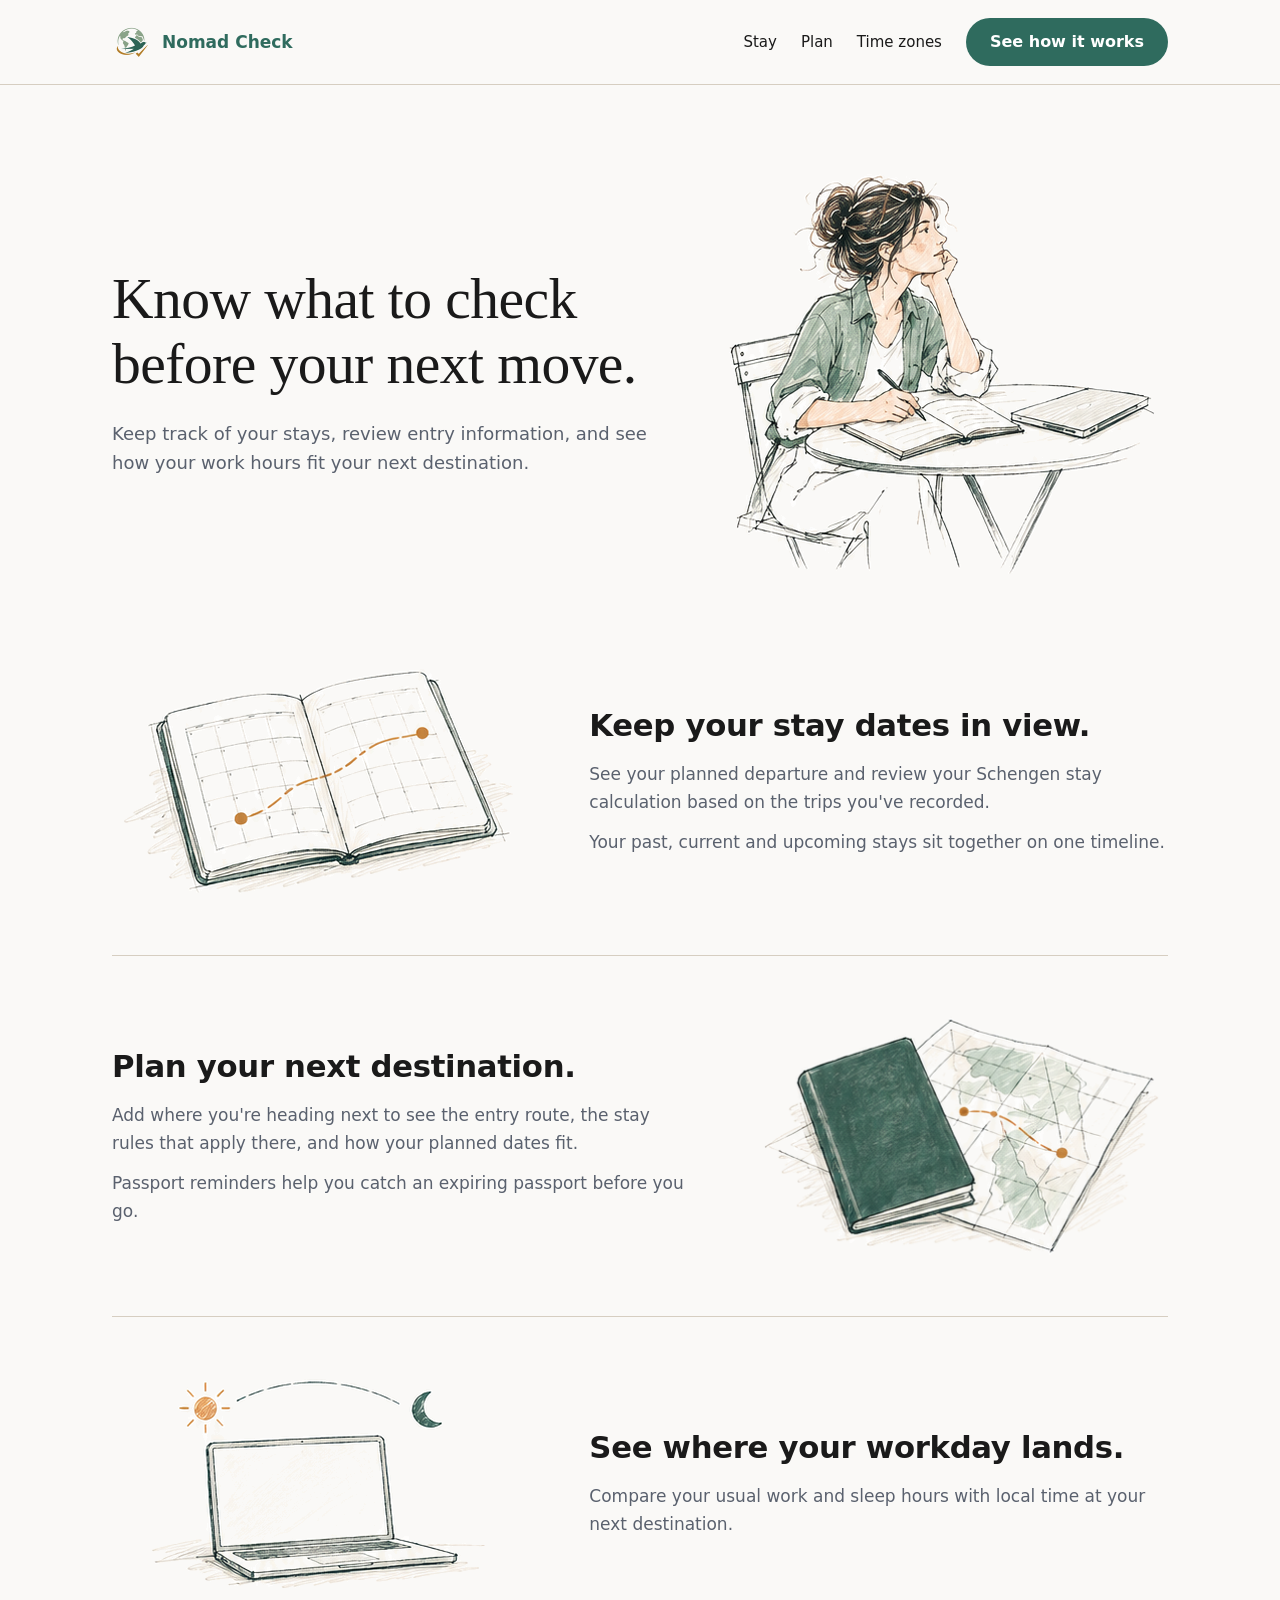
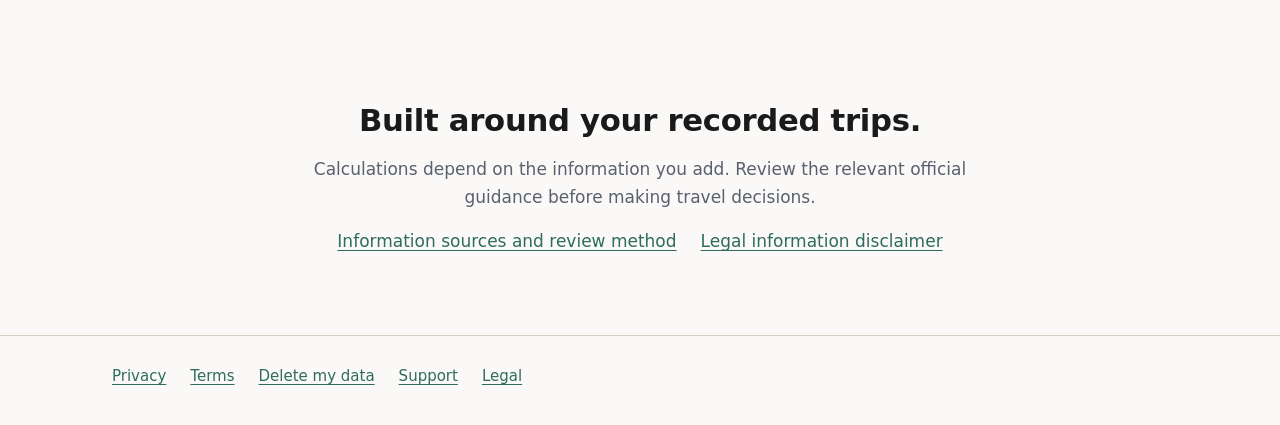
<file: index.html>
<!DOCTYPE html>
<html lang="en">
<head>
<meta charset="utf-8">
<meta name="viewport" content="width=device-width, initial-scale=1">
<title>Nomad Check</title>
<meta name="description" content="Nomad Check is an Android app for keeping your stay dates in view, reviewing entry information, and seeing how your work hours fit your next destination.">
<link rel="stylesheet" href="style.css">
</head>
<body>

<header class="site">
  <div class="wrap header-row">
    <a class="wordmark" href="/"><img class="wordmark-mark" src="images/logo-80.png" srcset="images/logo-80.png 2x, images/logo-120.png 3x" width="40" height="40" alt=""><span>Nomad Check</span></a>
    <nav class="site-nav" aria-label="On this page">
      <a href="#stay">Stay</a>
      <a href="#plan">Plan</a>
      <a href="#time-zones">Time zones</a>
    </nav>
    <a class="button button-header" href="#how-it-works">See how it works</a>
  </div>
</header>

<main>

  <section class="hero" aria-labelledby="hero-title">
    <div class="wrap hero-row">
      <div class="hero-copy">
        <h1 id="hero-title">Know what to check before your next move.</h1>
        <p class="hero-lede">Keep track of your stays, review entry information, and see how your work hours fit your next destination.</p>
      </div>
      <figure class="art art-hero">
        <img src="images/hero.webp" width="445" height="415" decoding="async" alt="Pencil and watercolour sketch of a woman at a small round table, pen resting on an open notebook, a closed laptop beside her.">
      </figure>
    </div>
  </section>

  <div id="how-it-works" class="scenarios">

    <section id="stay" class="scenario scenario-art-left" aria-labelledby="stay-title">
      <div class="wrap"><div class="scenario-row">
        <div class="scenario-copy">
          <h2 id="stay-title">Keep your stay dates in view.</h2>
          <div class="scenario-text">
            <p>See your planned departure and review your Schengen stay calculation based on the trips you've recorded.</p>
            <p>Your past, current and upcoming stays sit together on one timeline.</p>
          </div>
        </div>
        <figure class="art art-stay">
          <img src="images/stay.webp" width="409" height="243" loading="lazy" decoding="async" alt="Sketch of an open journal with a calendar grid, a dotted line joining two marked days.">
        </figure>
      </div></div>
    </section>

    <section id="plan" class="scenario" aria-labelledby="plan-title">
      <div class="wrap"><div class="scenario-row">
        <div class="scenario-copy">
          <h2 id="plan-title">Plan your next destination.</h2>
          <div class="scenario-text">
            <p>Add where you're heading next to see the entry route, the stay rules that apply there, and how your planned dates fit.</p>
            <p>Passport reminders help you catch an expiring passport before you go.</p>
          </div>
        </div>
        <figure class="art art-plan">
          <img src="images/plan.webp" width="416" height="258" loading="lazy" decoding="async" alt="Sketch of a green passport lying on a folded map, a dotted route marked across it.">
        </figure>
      </div></div>
    </section>

    <section id="time-zones" class="scenario scenario-art-left" aria-labelledby="time-zones-title">
      <div class="wrap"><div class="scenario-row">
        <div class="scenario-copy">
          <h2 id="time-zones-title">See where your workday lands.</h2>
          <div class="scenario-text">
            <p>Compare your usual work and sleep hours with local time at your next destination.</p>
          </div>
        </div>
        <figure class="art art-time-zones">
          <img src="images/time-zones.webp" width="353" height="229" loading="lazy" decoding="async" alt="Sketch of an open laptop under a dashed arc running from a sun to a crescent moon.">
        </figure>
      </div></div>
    </section>

  </div>

  <section id="about-the-data" class="trust" aria-labelledby="trust-title">
    <div class="wrap"><div class="trust-inner">
      <h2 id="trust-title">Built around your recorded trips.</h2>
      <p>Calculations depend on the information you add. Review the relevant official guidance before making travel decisions.</p>
      <p class="trust-links"><a href="/legal/sources">Information sources and review method</a> <a href="/legal/disclaimer">Legal information disclaimer</a></p>
    </div></div>
  </section>

</main>

<footer class="site">
  <div class="wrap">
    <nav aria-label="Legal and support">
      <a href="/legal/privacy">Privacy</a>
      <a href="/legal/terms">Terms</a>
      <a href="/legal/account-deletion">Delete my data</a>
      <a href="/legal/support">Support</a>
      <a href="/legal/">Legal</a>
    </nav>
  </div>
</footer>

</body>
</html>
</file>
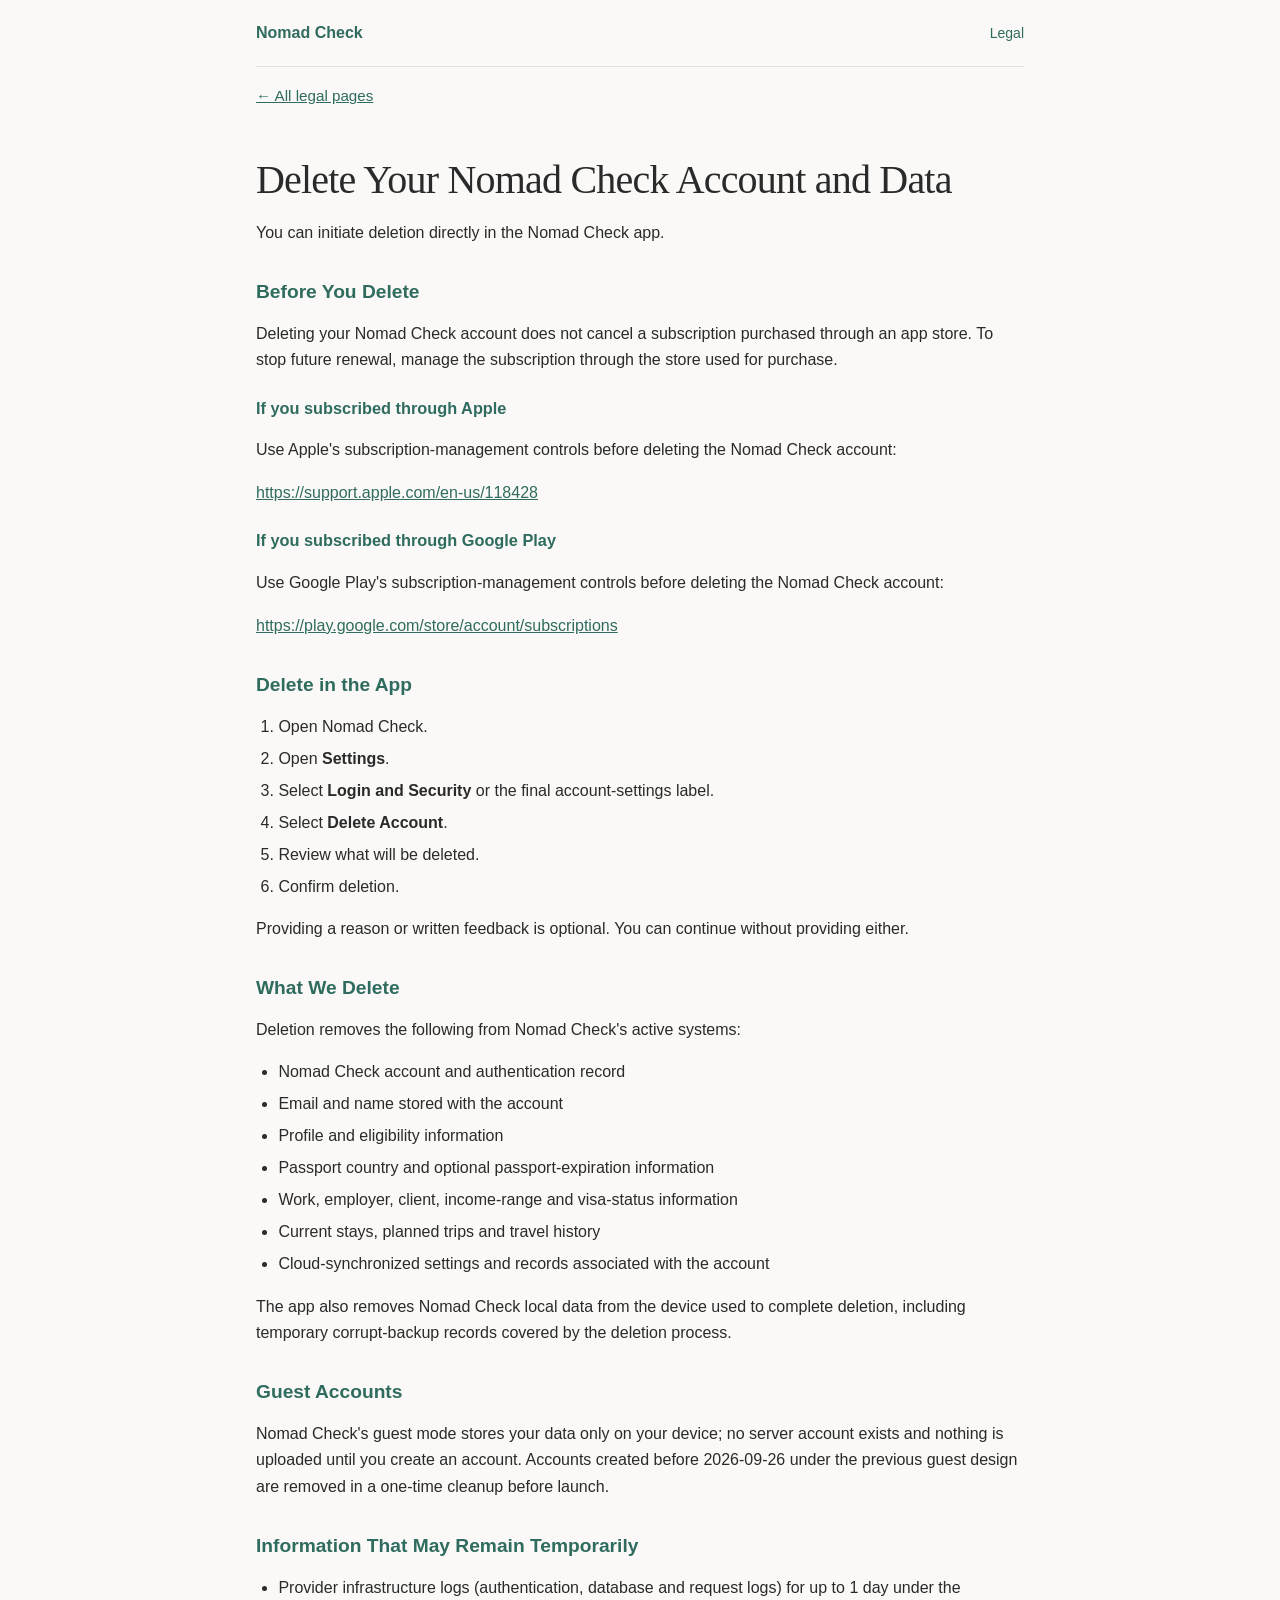
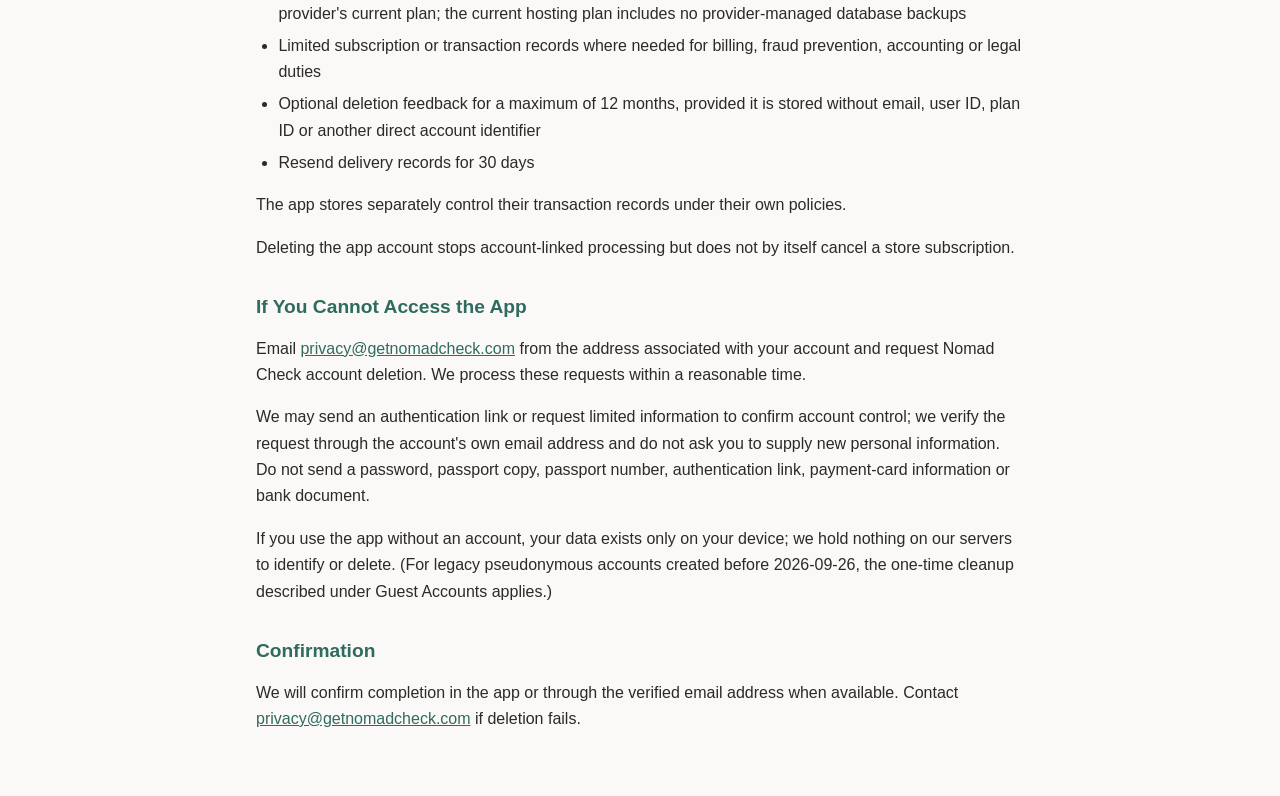
<file: legal/account-deletion.html>
<!DOCTYPE html>
<html lang="en">
<head>
<meta charset="utf-8">
<meta name="viewport" content="width=device-width, initial-scale=1">
<title>Account and Data Deletion — Nomad Check</title>
<style>
  * { box-sizing: border-box; }
  body { margin: 0; background: #FAF9F7; color: #2A2A2A; font-size: 16px; line-height: 1.65;
         font-family: -apple-system, BlinkMacSystemFont, "Segoe UI", Arial, sans-serif; }
  .container { width: calc(100% - 40px); max-width: 768px; margin: 0 auto; }
  header.site { display: flex; justify-content: space-between; align-items: center;
         padding: 20px 0; border-bottom: 1px solid #E4DFD9; }
  header.site .brand { font-size: 16px; font-weight: 700; color: #2F6B5E; text-decoration: none; }
  header.site .nav-legal { font-size: 14px; font-weight: 500; color: #2F6B5E; text-decoration: none; }
  header.site .nav-legal[aria-current="page"] { text-decoration: underline; }
  nav.crumb { margin-top: 16px; font-size: 0.95rem; }
  nav.crumb a { color: #2F6B5E; }
  main { padding-top: clamp(32px, 5vw, 48px); padding-bottom: 48px; }
  h1 { font-family: Georgia, "Times New Roman", serif; font-size: clamp(32px, 5vw, 40px);
       font-weight: 400; line-height: 1.18; letter-spacing: -0.02em; color: #2A2A2A; margin: 0 0 16px; }
  h2 { font-size: 1.2rem; line-height: 1.35; font-weight: 700; color: #2F6B5E; margin: 1.7em 0 0.5em; }
  h3 { font-size: 1.02rem; font-weight: 700; color: #2F6B5E; margin: 1.3em 0 0.4em; }
  p.lede { color: #5B615D; margin: 0 0 12px; }
  ul, ol { padding-left: 1.4em; }
  li { margin: 0.35em 0; }
  table { border-collapse: collapse; width: 100%; margin: 1em 0; font-size: 0.92rem; }
  th, td { border: 1px solid #E4DFD9; padding: 10px; text-align: left; vertical-align: top; }
  th { background: #F0EBE3; }
  a { color: #2F6B5E; text-decoration: underline; }
  .cards { margin-top: 28px; display: flex; flex-direction: column; gap: 12px; }
  a.card { display: flex; justify-content: space-between; align-items: center; gap: 16px;
       padding: 18px 20px; background: #FFFFFF; border: 1px solid #E4DFD9; border-radius: 16px;
       text-decoration: none; }
  a.card .t { font-size: 16px; font-weight: 600; color: #2A2A2A; }
  a.card .d { margin-top: 6px; font-size: 14px; line-height: 1.55; color: #5B615D; }
  a.card .chev { font-family: Arial, sans-serif; font-size: 24px; color: #2F6B5E; flex-shrink: 0; }
  footer.site { margin-top: 48px; padding: 24px 0 32px; border-top: 1px solid #E4DFD9;
       font-size: 14px; line-height: 1.6; }
  footer.site nav { display: flex; flex-wrap: wrap; column-gap: 20px; row-gap: 12px; }
  footer.site a { color: #2F6B5E; text-decoration: underline; text-underline-offset: 3px; }
</style>
</head>
<body>
<div class="container">
<header class="site"><a class="brand" href="/">Nomad Check</a><a class="nav-legal" href="/legal/">Legal</a></header>
<nav class="crumb"><a href="/legal/">&larr; All legal pages</a></nav>
<main>
<h1>Delete Your Nomad Check Account and Data</h1>
<p>You can initiate deletion directly in the Nomad Check app.</p>
<h2>Before You Delete</h2>
<p>Deleting your Nomad Check account does not cancel a subscription purchased through an app store. To stop future renewal, manage the subscription through the store used for purchase.</p>
<h3>If you subscribed through Apple</h3>
<p>Use Apple's subscription-management controls before deleting the Nomad Check account:</p>
<p><a href="https://support.apple.com/en-us/118428">https://support.apple.com/en-us/118428</a></p>
<h3>If you subscribed through Google Play</h3>
<p>Use Google Play's subscription-management controls before deleting the Nomad Check account:</p>
<p><a href="https://play.google.com/store/account/subscriptions">https://play.google.com/store/account/subscriptions</a></p>
<h2>Delete in the App</h2>
<ol><li>Open Nomad Check.</li><li>Open <strong>Settings</strong>.</li><li>Select <strong>Login and Security</strong> or the final account-settings label.</li><li>Select <strong>Delete Account</strong>.</li><li>Review what will be deleted.</li><li>Confirm deletion.</li></ol>
<p>Providing a reason or written feedback is optional. You can continue without providing either.</p>
<h2>What We Delete</h2>
<p>Deletion removes the following from Nomad Check's active systems:</p>
<ul><li>Nomad Check account and authentication record</li><li>Email and name stored with the account</li><li>Profile and eligibility information</li><li>Passport country and optional passport-expiration information</li><li>Work, employer, client, income-range and visa-status information</li><li>Current stays, planned trips and travel history</li><li>Cloud-synchronized settings and records associated with the account</li></ul>
<p>The app also removes Nomad Check local data from the device used to complete deletion, including temporary corrupt-backup records covered by the deletion process.</p>
<h2>Guest Accounts</h2>
<p>Nomad Check's guest mode stores your data only on your device; no server account exists and nothing is uploaded until you create an account. Accounts created before 2026-09-26 under the previous guest design are removed in a one-time cleanup before launch.</p>
<h2>Information That May Remain Temporarily</h2>
<ul><li>Provider infrastructure logs (authentication, database and request logs) for up to 1 day under the provider's current plan; the current hosting plan includes no provider-managed database backups</li><li>Limited subscription or transaction records where needed for billing, fraud prevention, accounting or legal duties</li><li>Optional deletion feedback for a maximum of 12 months, provided it is stored without email, user ID, plan ID or another direct account identifier</li><li>Resend delivery records for 30 days</li></ul>
<p>The app stores separately control their transaction records under their own policies.</p>
<p>Deleting the app account stops account-linked processing but does not by itself cancel a store subscription.</p>
<h2>If You Cannot Access the App</h2>
<p>Email <a href="mailto:privacy@getnomadcheck.com">privacy@getnomadcheck.com</a> from the address associated with your account and request Nomad Check account deletion. We process these requests within a reasonable time.</p>
<p>We may send an authentication link or request limited information to confirm account control; we verify the request through the account's own email address and do not ask you to supply new personal information. Do not send a password, passport copy, passport number, authentication link, payment-card information or bank document.</p>
<p>If you use the app without an account, your data exists only on your device; we hold nothing on our servers to identify or delete. (For legacy pseudonymous accounts created before 2026-09-26, the one-time cleanup described under Guest Accounts applies.)</p>
<h2>Confirmation</h2>
<p>We will confirm completion in the app or through the verified email address when available. Contact <a href="mailto:privacy@getnomadcheck.com">privacy@getnomadcheck.com</a> if deletion fails.</p>
</main>
</div>
</body>
</html>
</file>
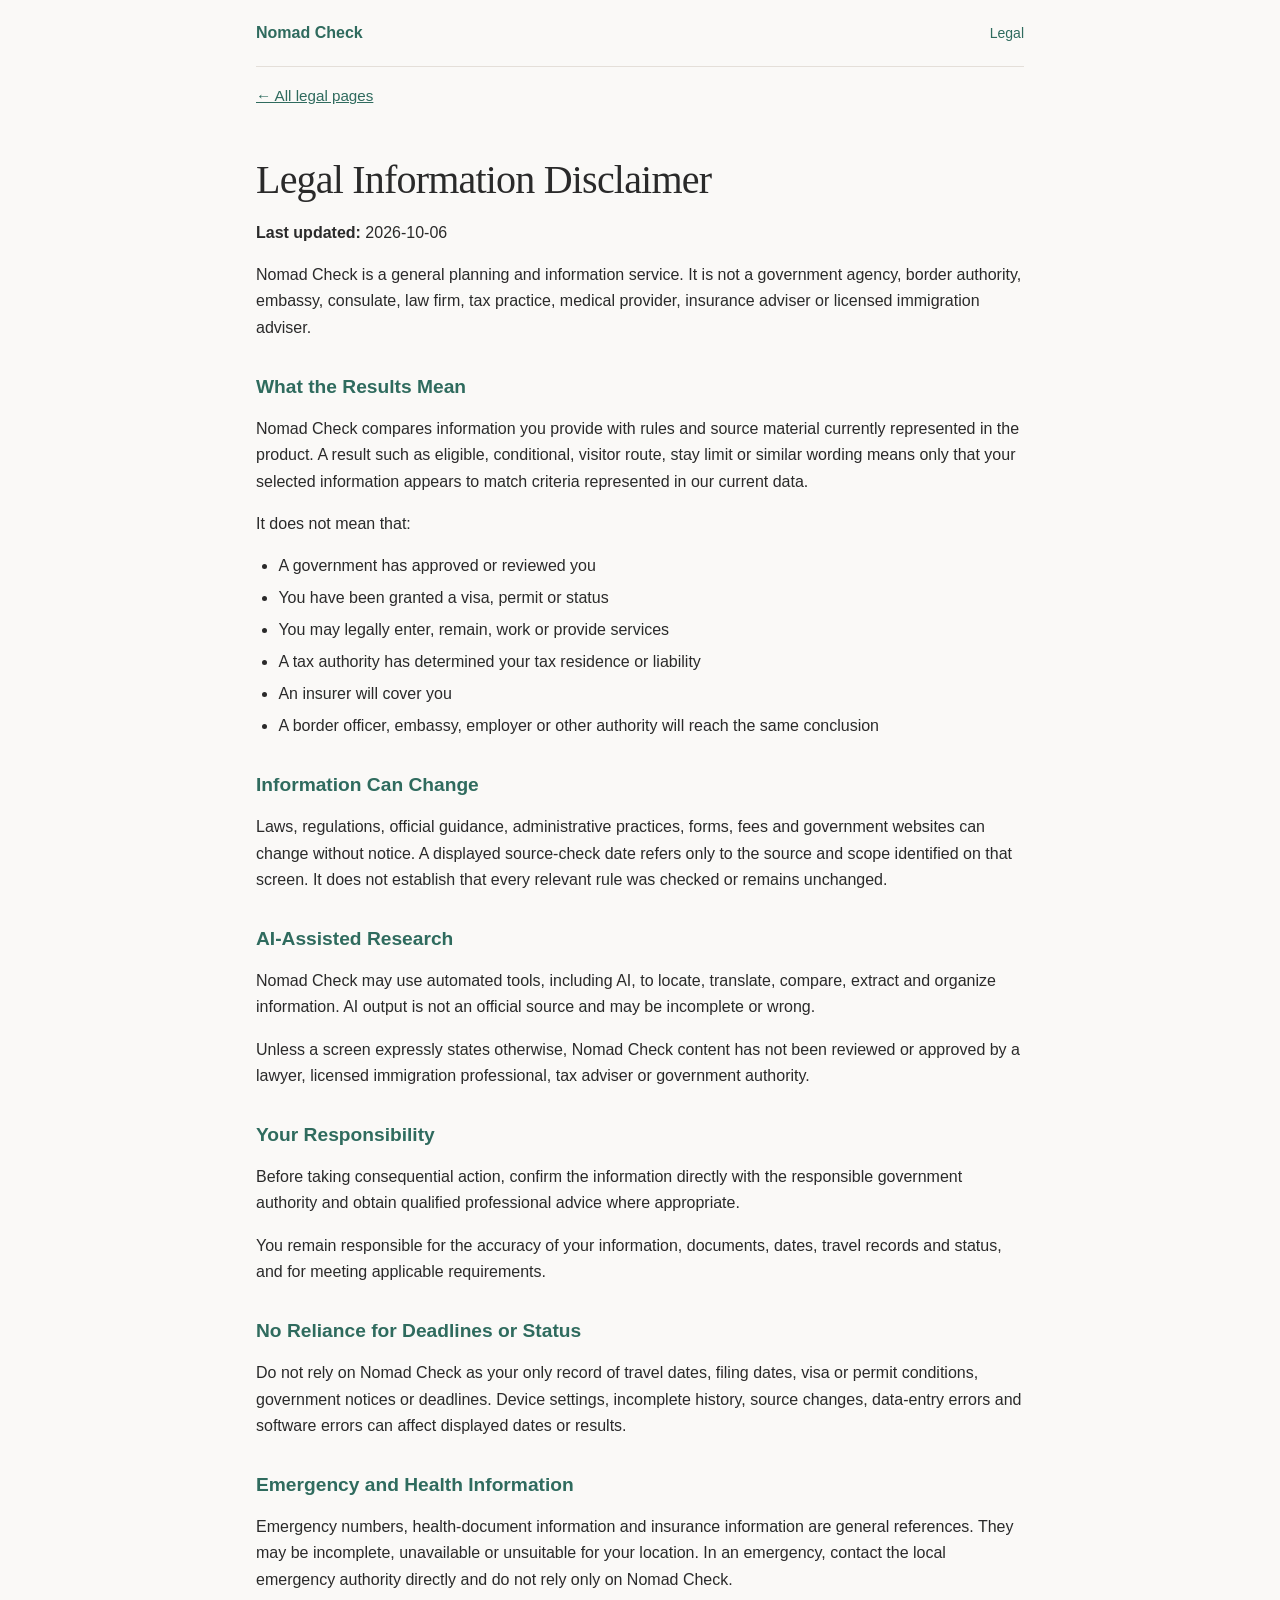
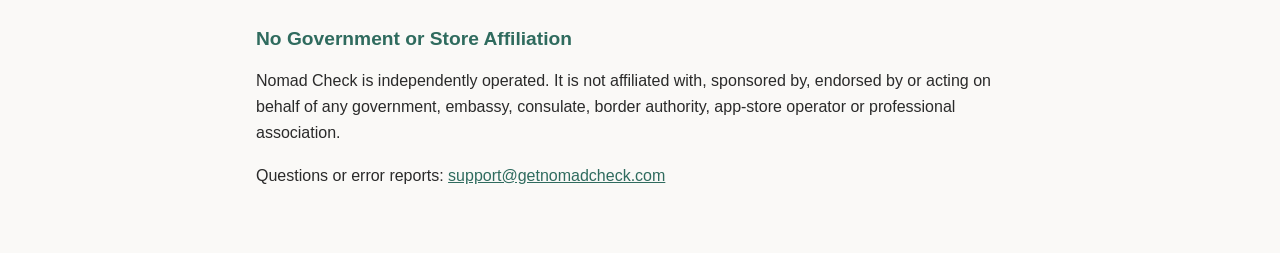
<file: legal/disclaimer.html>
<!DOCTYPE html>
<html lang="en">
<head>
<meta charset="utf-8">
<meta name="viewport" content="width=device-width, initial-scale=1">
<title>Legal Information Disclaimer — Nomad Check</title>
<style>
  * { box-sizing: border-box; }
  body { margin: 0; background: #FAF9F7; color: #2A2A2A; font-size: 16px; line-height: 1.65;
         font-family: -apple-system, BlinkMacSystemFont, "Segoe UI", Arial, sans-serif; }
  .container { width: calc(100% - 40px); max-width: 768px; margin: 0 auto; }
  header.site { display: flex; justify-content: space-between; align-items: center;
         padding: 20px 0; border-bottom: 1px solid #E4DFD9; }
  header.site .brand { font-size: 16px; font-weight: 700; color: #2F6B5E; text-decoration: none; }
  header.site .nav-legal { font-size: 14px; font-weight: 500; color: #2F6B5E; text-decoration: none; }
  header.site .nav-legal[aria-current="page"] { text-decoration: underline; }
  nav.crumb { margin-top: 16px; font-size: 0.95rem; }
  nav.crumb a { color: #2F6B5E; }
  main { padding-top: clamp(32px, 5vw, 48px); padding-bottom: 48px; }
  h1 { font-family: Georgia, "Times New Roman", serif; font-size: clamp(32px, 5vw, 40px);
       font-weight: 400; line-height: 1.18; letter-spacing: -0.02em; color: #2A2A2A; margin: 0 0 16px; }
  h2 { font-size: 1.2rem; line-height: 1.35; font-weight: 700; color: #2F6B5E; margin: 1.7em 0 0.5em; }
  h3 { font-size: 1.02rem; font-weight: 700; color: #2F6B5E; margin: 1.3em 0 0.4em; }
  p.lede { color: #5B615D; margin: 0 0 12px; }
  ul, ol { padding-left: 1.4em; }
  li { margin: 0.35em 0; }
  table { border-collapse: collapse; width: 100%; margin: 1em 0; font-size: 0.92rem; }
  th, td { border: 1px solid #E4DFD9; padding: 10px; text-align: left; vertical-align: top; }
  th { background: #F0EBE3; }
  a { color: #2F6B5E; text-decoration: underline; }
  .cards { margin-top: 28px; display: flex; flex-direction: column; gap: 12px; }
  a.card { display: flex; justify-content: space-between; align-items: center; gap: 16px;
       padding: 18px 20px; background: #FFFFFF; border: 1px solid #E4DFD9; border-radius: 16px;
       text-decoration: none; }
  a.card .t { font-size: 16px; font-weight: 600; color: #2A2A2A; }
  a.card .d { margin-top: 6px; font-size: 14px; line-height: 1.55; color: #5B615D; }
  a.card .chev { font-family: Arial, sans-serif; font-size: 24px; color: #2F6B5E; flex-shrink: 0; }
  footer.site { margin-top: 48px; padding: 24px 0 32px; border-top: 1px solid #E4DFD9;
       font-size: 14px; line-height: 1.6; }
  footer.site nav { display: flex; flex-wrap: wrap; column-gap: 20px; row-gap: 12px; }
  footer.site a { color: #2F6B5E; text-decoration: underline; text-underline-offset: 3px; }
</style>
</head>
<body>
<div class="container">
<header class="site"><a class="brand" href="/">Nomad Check</a><a class="nav-legal" href="/legal/">Legal</a></header>
<nav class="crumb"><a href="/legal/">&larr; All legal pages</a></nav>
<main>
<h1>Legal Information Disclaimer</h1>
<p><strong>Last updated:</strong> 2026-10-06</p>
<p>Nomad Check is a general planning and information service. It is not a government agency, border authority, embassy, consulate, law firm, tax practice, medical provider, insurance adviser or licensed immigration adviser.</p>
<h2>What the Results Mean</h2>
<p>Nomad Check compares information you provide with rules and source material currently represented in the product. A result such as eligible, conditional, visitor route, stay limit or similar wording means only that your selected information appears to match criteria represented in our current data.</p>
<p>It does not mean that:</p>
<ul><li>A government has approved or reviewed you</li><li>You have been granted a visa, permit or status</li><li>You may legally enter, remain, work or provide services</li><li>A tax authority has determined your tax residence or liability</li><li>An insurer will cover you</li><li>A border officer, embassy, employer or other authority will reach the same conclusion</li></ul>
<h2>Information Can Change</h2>
<p>Laws, regulations, official guidance, administrative practices, forms, fees and government websites can change without notice. A displayed source-check date refers only to the source and scope identified on that screen. It does not establish that every relevant rule was checked or remains unchanged.</p>
<h2>AI-Assisted Research</h2>
<p>Nomad Check may use automated tools, including AI, to locate, translate, compare, extract and organize information. AI output is not an official source and may be incomplete or wrong.</p>
<p>Unless a screen expressly states otherwise, Nomad Check content has not been reviewed or approved by a lawyer, licensed immigration professional, tax adviser or government authority.</p>
<h2>Your Responsibility</h2>
<p>Before taking consequential action, confirm the information directly with the responsible government authority and obtain qualified professional advice where appropriate.</p>
<p>You remain responsible for the accuracy of your information, documents, dates, travel records and status, and for meeting applicable requirements.</p>
<h2>No Reliance for Deadlines or Status</h2>
<p>Do not rely on Nomad Check as your only record of travel dates, filing dates, visa or permit conditions, government notices or deadlines. Device settings, incomplete history, source changes, data-entry errors and software errors can affect displayed dates or results.</p>
<h2>Emergency and Health Information</h2>
<p>Emergency numbers, health-document information and insurance information are general references. They may be incomplete, unavailable or unsuitable for your location. In an emergency, contact the local emergency authority directly and do not rely only on Nomad Check.</p>
<h2>No Government or Store Affiliation</h2>
<p>Nomad Check is independently operated. It is not affiliated with, sponsored by, endorsed by or acting on behalf of any government, embassy, consulate, border authority, app-store operator or professional association.</p>
<p>Questions or error reports: <a href="mailto:support@getnomadcheck.com">support@getnomadcheck.com</a></p>
</main>
</div>
</body>
</html>
</file>
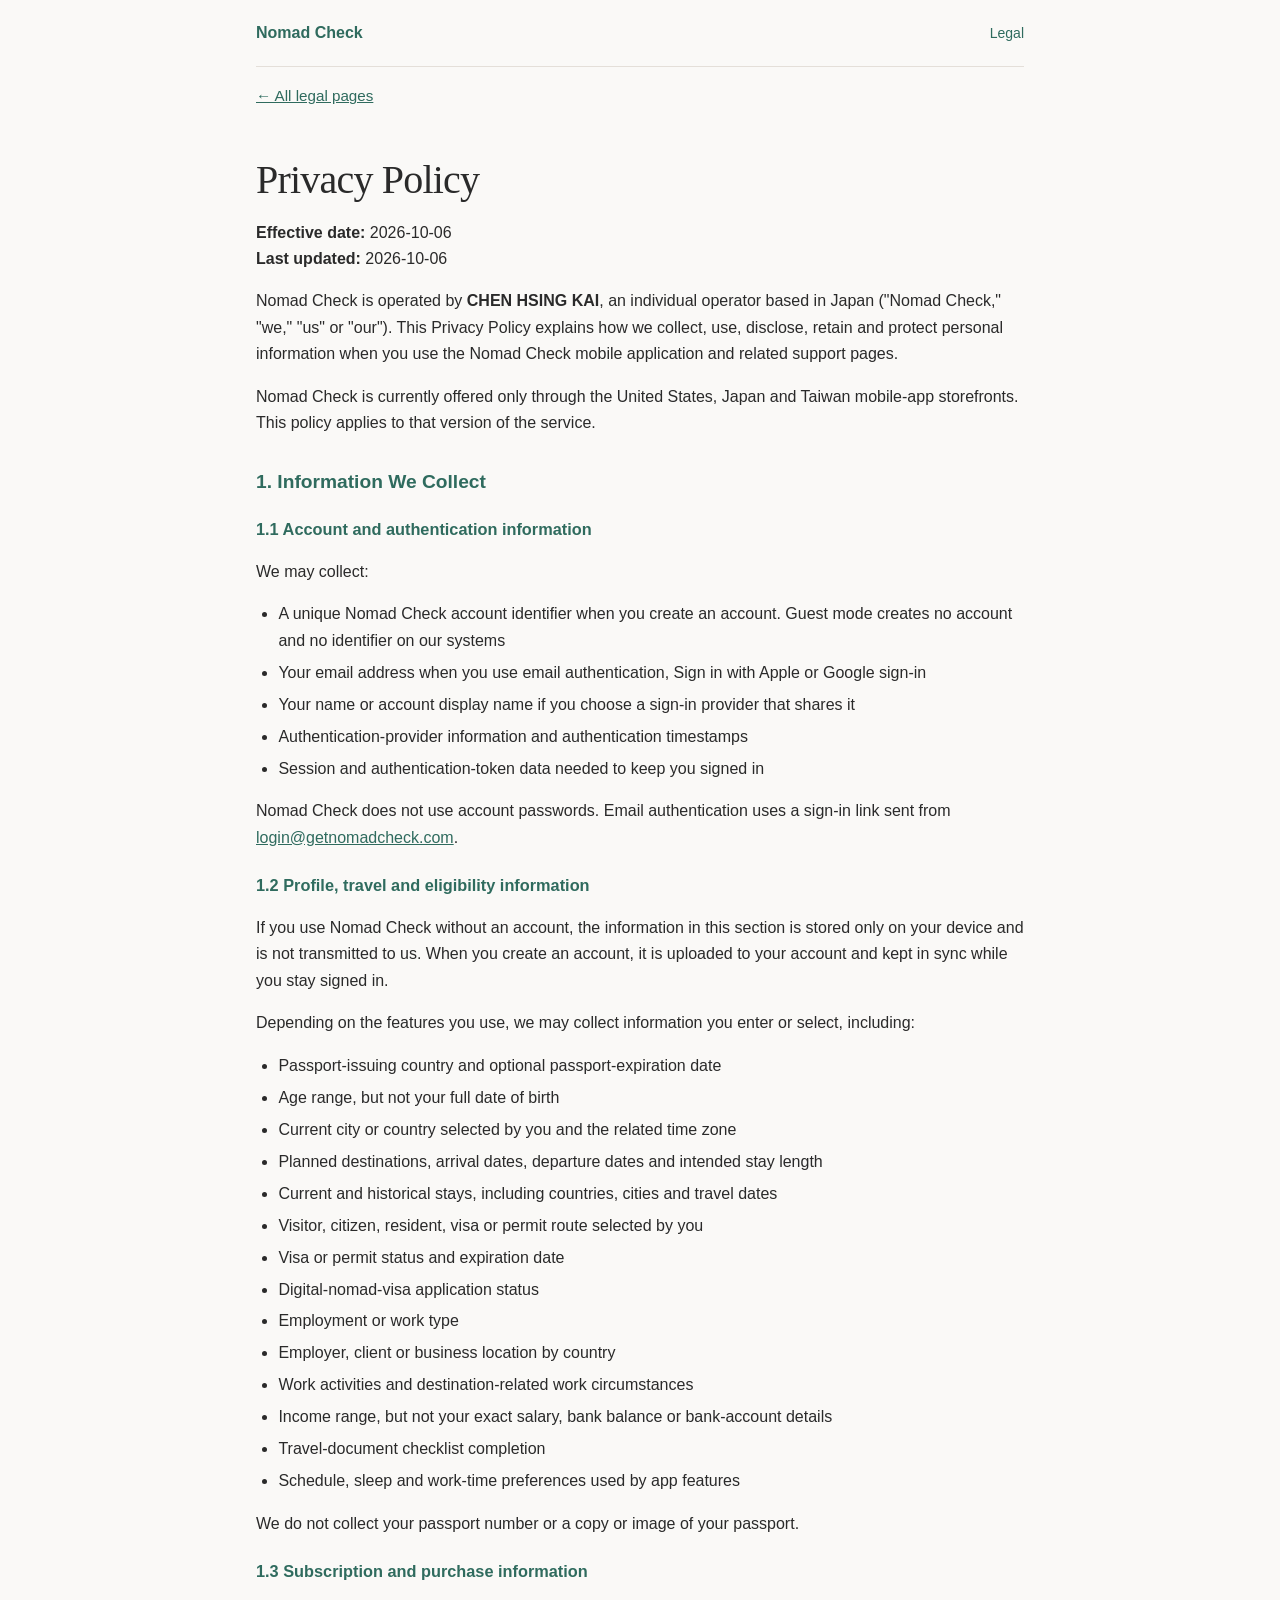
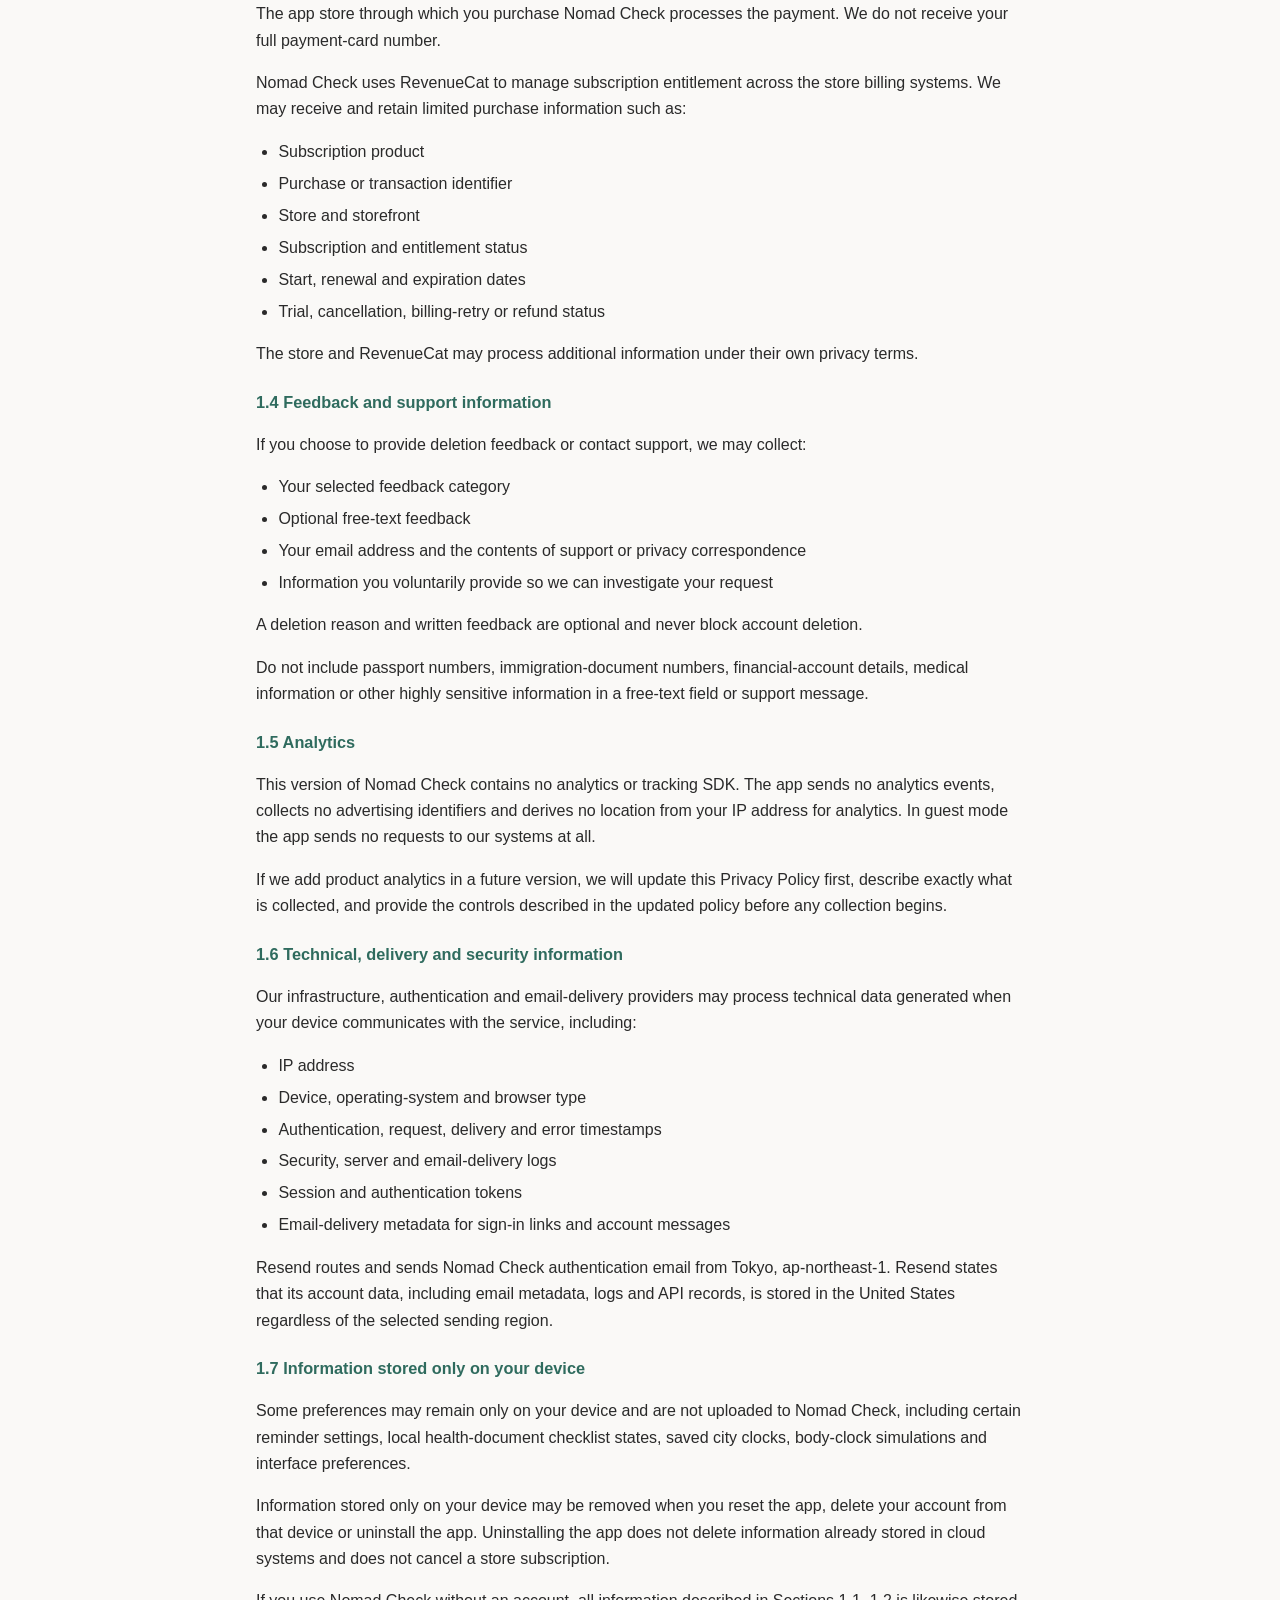
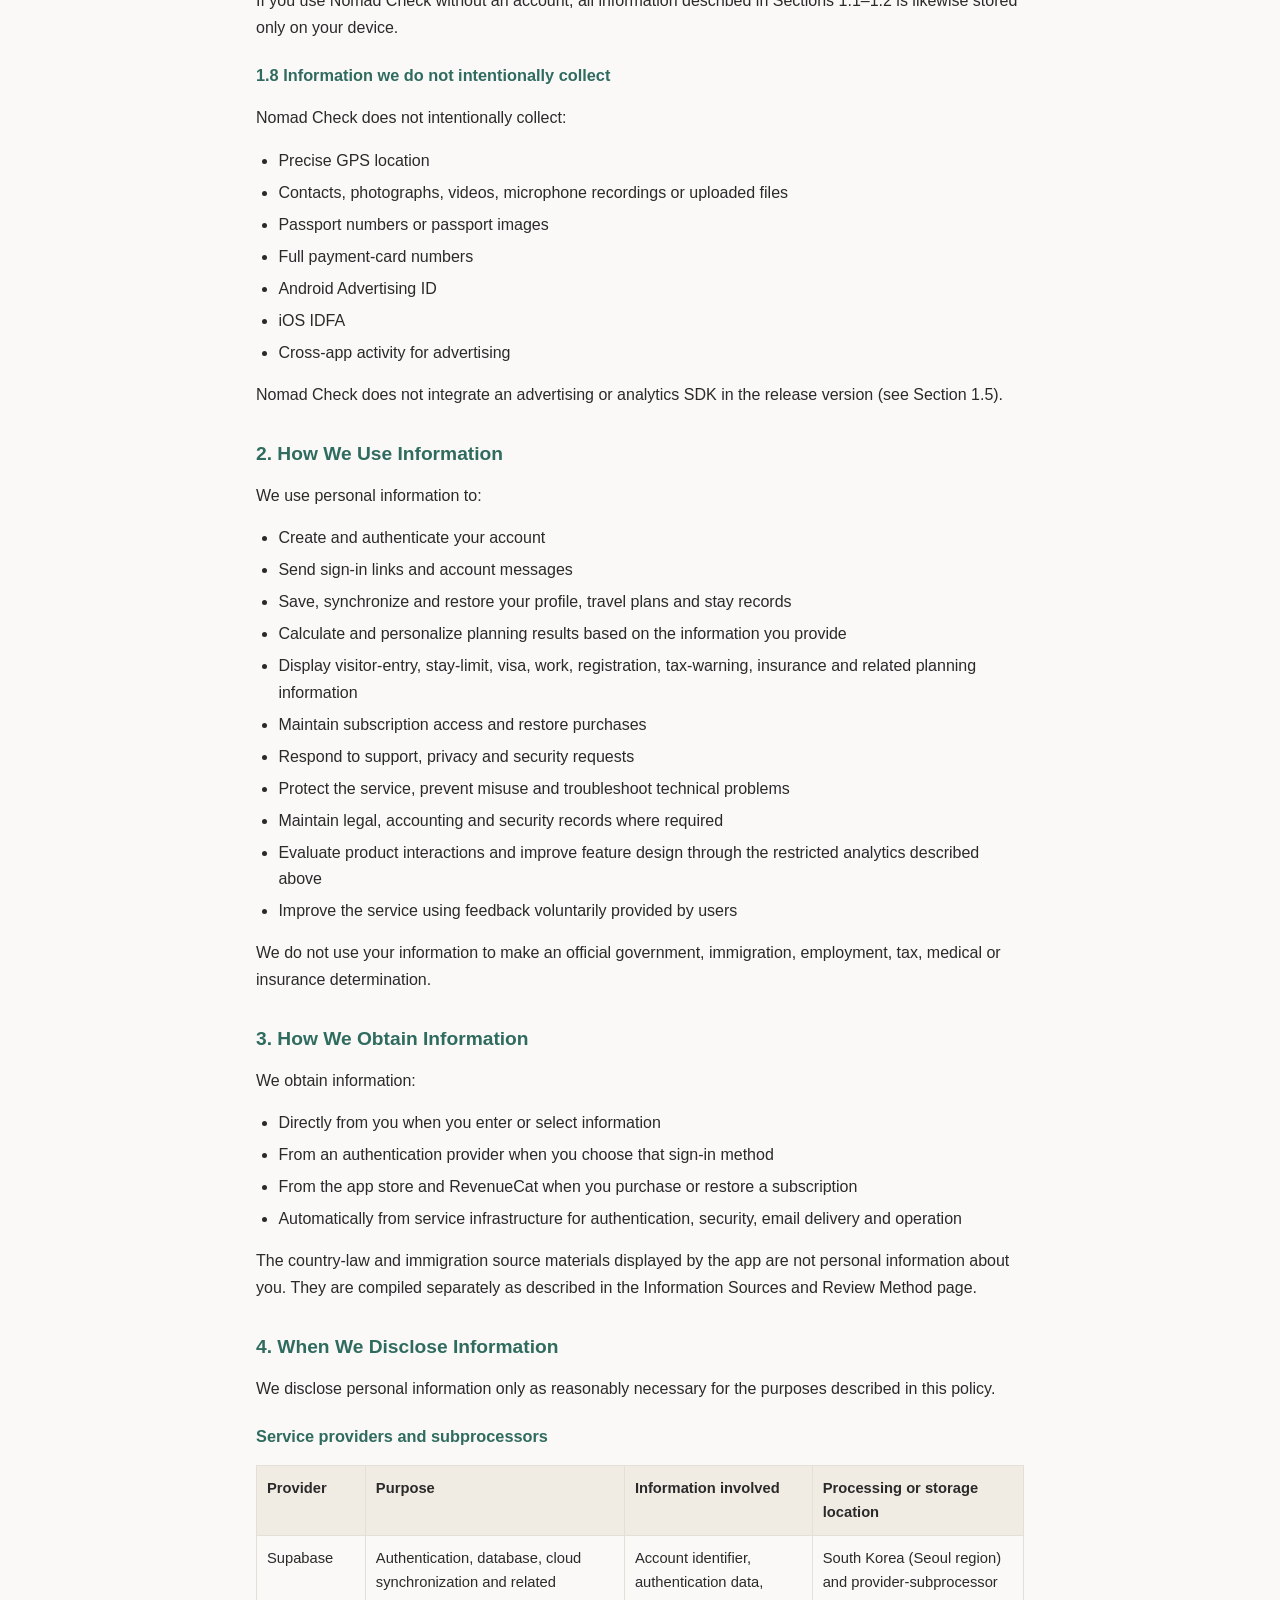
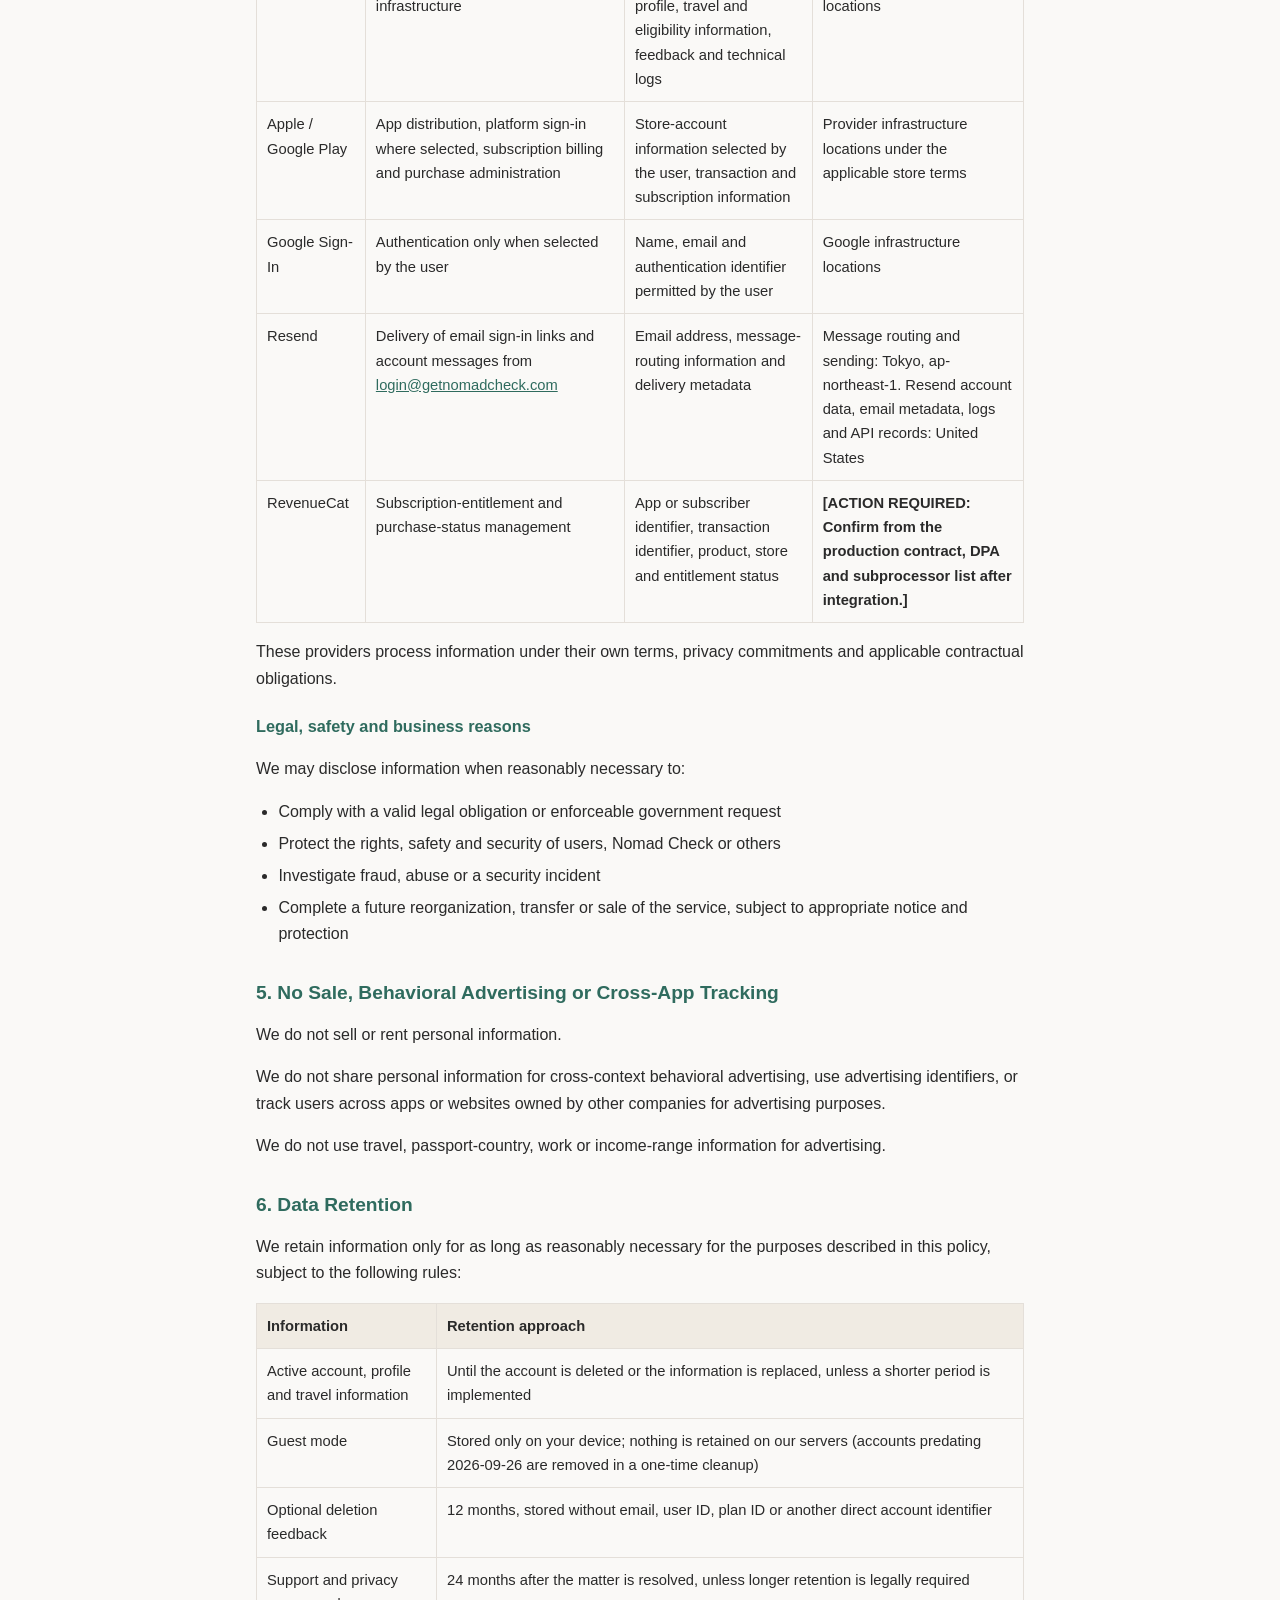
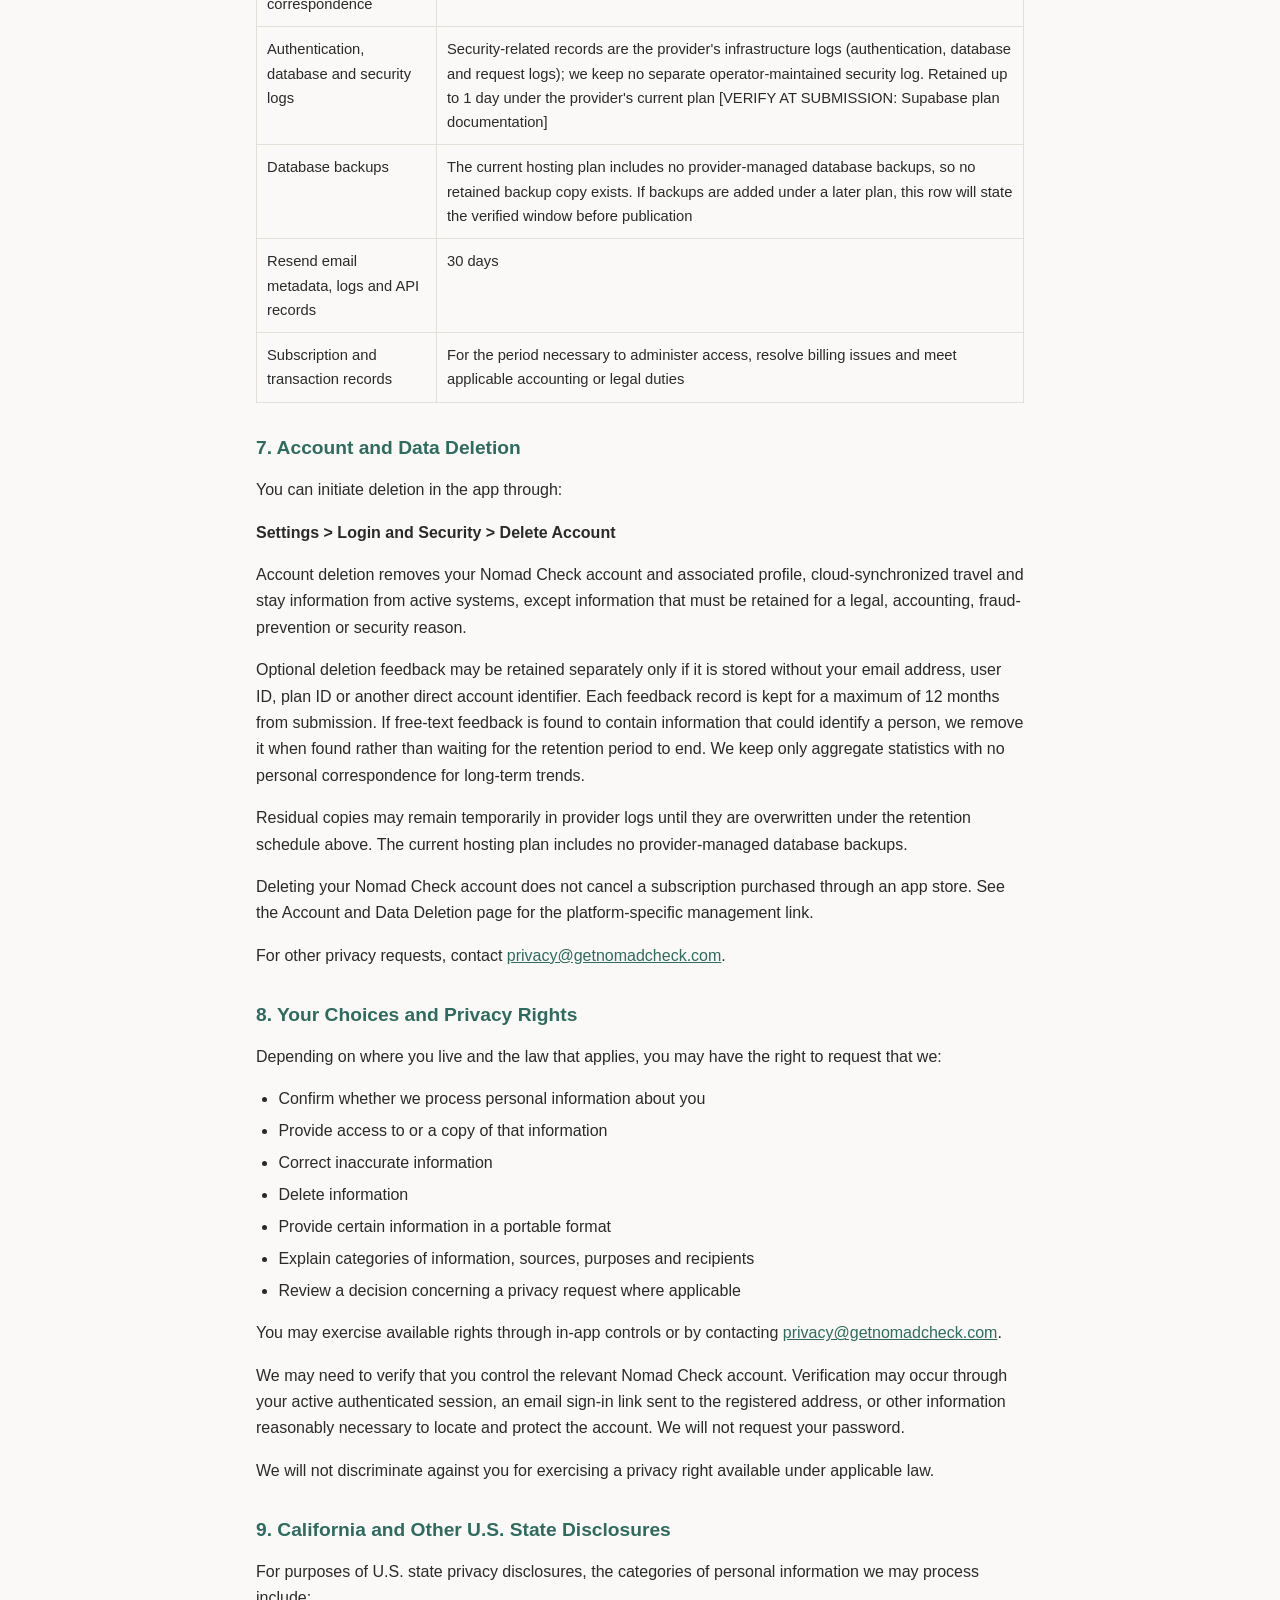
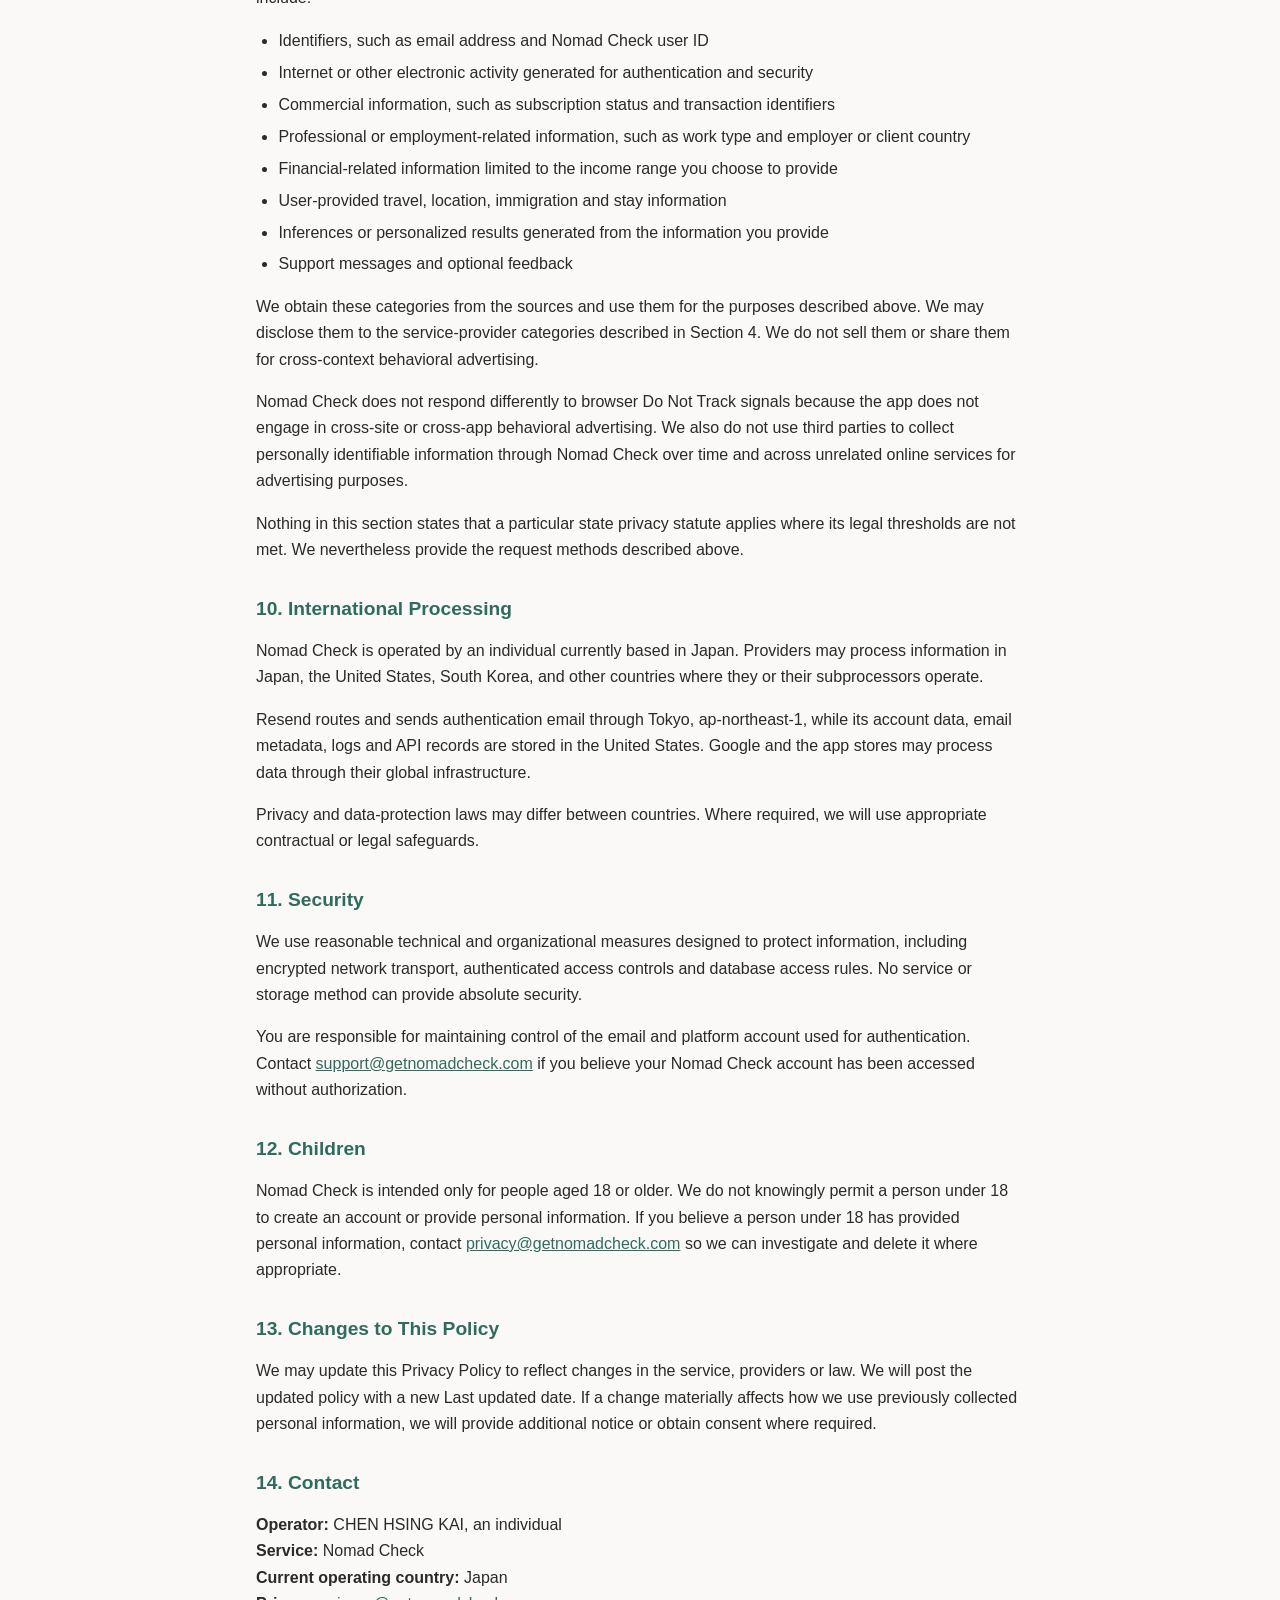
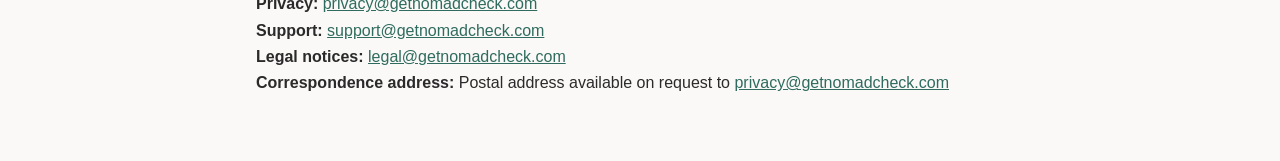
<file: legal/privacy.html>
<!DOCTYPE html>
<html lang="en">
<head>
<meta charset="utf-8">
<meta name="viewport" content="width=device-width, initial-scale=1">
<title>Privacy Policy — Nomad Check</title>
<style>
  * { box-sizing: border-box; }
  body { margin: 0; background: #FAF9F7; color: #2A2A2A; font-size: 16px; line-height: 1.65;
         font-family: -apple-system, BlinkMacSystemFont, "Segoe UI", Arial, sans-serif; }
  .container { width: calc(100% - 40px); max-width: 768px; margin: 0 auto; }
  header.site { display: flex; justify-content: space-between; align-items: center;
         padding: 20px 0; border-bottom: 1px solid #E4DFD9; }
  header.site .brand { font-size: 16px; font-weight: 700; color: #2F6B5E; text-decoration: none; }
  header.site .nav-legal { font-size: 14px; font-weight: 500; color: #2F6B5E; text-decoration: none; }
  header.site .nav-legal[aria-current="page"] { text-decoration: underline; }
  nav.crumb { margin-top: 16px; font-size: 0.95rem; }
  nav.crumb a { color: #2F6B5E; }
  main { padding-top: clamp(32px, 5vw, 48px); padding-bottom: 48px; }
  h1 { font-family: Georgia, "Times New Roman", serif; font-size: clamp(32px, 5vw, 40px);
       font-weight: 400; line-height: 1.18; letter-spacing: -0.02em; color: #2A2A2A; margin: 0 0 16px; }
  h2 { font-size: 1.2rem; line-height: 1.35; font-weight: 700; color: #2F6B5E; margin: 1.7em 0 0.5em; }
  h3 { font-size: 1.02rem; font-weight: 700; color: #2F6B5E; margin: 1.3em 0 0.4em; }
  p.lede { color: #5B615D; margin: 0 0 12px; }
  ul, ol { padding-left: 1.4em; }
  li { margin: 0.35em 0; }
  table { border-collapse: collapse; width: 100%; margin: 1em 0; font-size: 0.92rem; }
  th, td { border: 1px solid #E4DFD9; padding: 10px; text-align: left; vertical-align: top; }
  th { background: #F0EBE3; }
  a { color: #2F6B5E; text-decoration: underline; }
  .cards { margin-top: 28px; display: flex; flex-direction: column; gap: 12px; }
  a.card { display: flex; justify-content: space-between; align-items: center; gap: 16px;
       padding: 18px 20px; background: #FFFFFF; border: 1px solid #E4DFD9; border-radius: 16px;
       text-decoration: none; }
  a.card .t { font-size: 16px; font-weight: 600; color: #2A2A2A; }
  a.card .d { margin-top: 6px; font-size: 14px; line-height: 1.55; color: #5B615D; }
  a.card .chev { font-family: Arial, sans-serif; font-size: 24px; color: #2F6B5E; flex-shrink: 0; }
  footer.site { margin-top: 48px; padding: 24px 0 32px; border-top: 1px solid #E4DFD9;
       font-size: 14px; line-height: 1.6; }
  footer.site nav { display: flex; flex-wrap: wrap; column-gap: 20px; row-gap: 12px; }
  footer.site a { color: #2F6B5E; text-decoration: underline; text-underline-offset: 3px; }
</style>
</head>
<body>
<div class="container">
<header class="site"><a class="brand" href="/">Nomad Check</a><a class="nav-legal" href="/legal/">Legal</a></header>
<nav class="crumb"><a href="/legal/">&larr; All legal pages</a></nav>
<main>
<h1>Privacy Policy</h1>
<p><strong>Effective date:</strong> 2026-10-06<br><strong>Last updated:</strong> 2026-10-06</p>
<p>Nomad Check is operated by <strong>CHEN HSING KAI</strong>, an individual operator based in Japan ("Nomad Check," "we," "us" or "our"). This Privacy Policy explains how we collect, use, disclose, retain and protect personal information when you use the Nomad Check mobile application and related support pages.</p>
<p>Nomad Check is currently offered only through the United States, Japan and Taiwan mobile-app storefronts. This policy applies to that version of the service.</p>
<h2>1. Information We Collect</h2>
<h3>1.1 Account and authentication information</h3>
<p>We may collect:</p>
<ul><li>A unique Nomad Check account identifier when you create an account. Guest mode creates no account and no identifier on our systems</li><li>Your email address when you use email authentication, Sign in with Apple or Google sign-in</li><li>Your name or account display name if you choose a sign-in provider that shares it</li><li>Authentication-provider information and authentication timestamps</li><li>Session and authentication-token data needed to keep you signed in</li></ul>
<p>Nomad Check does not use account passwords. Email authentication uses a sign-in link sent from <a href="mailto:login@getnomadcheck.com">login@getnomadcheck.com</a>.</p>
<h3>1.2 Profile, travel and eligibility information</h3>
<p>If you use Nomad Check without an account, the information in this section is stored only on your device and is not transmitted to us. When you create an account, it is uploaded to your account and kept in sync while you stay signed in.</p>
<p>Depending on the features you use, we may collect information you enter or select, including:</p>
<ul><li>Passport-issuing country and optional passport-expiration date</li><li>Age range, but not your full date of birth</li><li>Current city or country selected by you and the related time zone</li><li>Planned destinations, arrival dates, departure dates and intended stay length</li><li>Current and historical stays, including countries, cities and travel dates</li><li>Visitor, citizen, resident, visa or permit route selected by you</li><li>Visa or permit status and expiration date</li><li>Digital-nomad-visa application status</li><li>Employment or work type</li><li>Employer, client or business location by country</li><li>Work activities and destination-related work circumstances</li><li>Income range, but not your exact salary, bank balance or bank-account details</li><li>Travel-document checklist completion</li><li>Schedule, sleep and work-time preferences used by app features</li></ul>
<p>We do not collect your passport number or a copy or image of your passport.</p>
<h3>1.3 Subscription and purchase information</h3>
<p>The app store through which you purchase Nomad Check processes the payment. We do not receive your full payment-card number.</p>
<p>Nomad Check uses RevenueCat to manage subscription entitlement across the store billing systems. We may receive and retain limited purchase information such as:</p>
<ul><li>Subscription product</li><li>Purchase or transaction identifier</li><li>Store and storefront</li><li>Subscription and entitlement status</li><li>Start, renewal and expiration dates</li><li>Trial, cancellation, billing-retry or refund status</li></ul>
<p>The store and RevenueCat may process additional information under their own privacy terms.</p>
<h3>1.4 Feedback and support information</h3>
<p>If you choose to provide deletion feedback or contact support, we may collect:</p>
<ul><li>Your selected feedback category</li><li>Optional free-text feedback</li><li>Your email address and the contents of support or privacy correspondence</li><li>Information you voluntarily provide so we can investigate your request</li></ul>
<p>A deletion reason and written feedback are optional and never block account deletion.</p>
<p>Do not include passport numbers, immigration-document numbers, financial-account details, medical information or other highly sensitive information in a free-text field or support message.</p>
<h3>1.5 Analytics</h3>
<p>This version of Nomad Check contains no analytics or tracking SDK. The app sends no analytics events, collects no advertising identifiers and derives no location from your IP address for analytics. In guest mode the app sends no requests to our systems at all.</p>
<p>If we add product analytics in a future version, we will update this Privacy Policy first, describe exactly what is collected, and provide the controls described in the updated policy before any collection begins.</p>
<h3>1.6 Technical, delivery and security information</h3>
<p>Our infrastructure, authentication and email-delivery providers may process technical data generated when your device communicates with the service, including:</p>
<ul><li>IP address</li><li>Device, operating-system and browser type</li><li>Authentication, request, delivery and error timestamps</li><li>Security, server and email-delivery logs</li><li>Session and authentication tokens</li><li>Email-delivery metadata for sign-in links and account messages</li></ul>
<p>Resend routes and sends Nomad Check authentication email from Tokyo, ap-northeast-1. Resend states that its account data, including email metadata, logs and API records, is stored in the United States regardless of the selected sending region.</p>
<h3>1.7 Information stored only on your device</h3>
<p>Some preferences may remain only on your device and are not uploaded to Nomad Check, including certain reminder settings, local health-document checklist states, saved city clocks, body-clock simulations and interface preferences.</p>
<p>Information stored only on your device may be removed when you reset the app, delete your account from that device or uninstall the app. Uninstalling the app does not delete information already stored in cloud systems and does not cancel a store subscription.</p>
<p>If you use Nomad Check without an account, all information described in Sections 1.1–1.2 is likewise stored only on your device.</p>
<h3>1.8 Information we do not intentionally collect</h3>
<p>Nomad Check does not intentionally collect:</p>
<ul><li>Precise GPS location</li><li>Contacts, photographs, videos, microphone recordings or uploaded files</li><li>Passport numbers or passport images</li><li>Full payment-card numbers</li><li>Android Advertising ID</li><li>iOS IDFA</li><li>Cross-app activity for advertising</li></ul>
<p>Nomad Check does not integrate an advertising or analytics SDK in the release version (see Section 1.5).</p>
<h2>2. How We Use Information</h2>
<p>We use personal information to:</p>
<ul><li>Create and authenticate your account</li><li>Send sign-in links and account messages</li><li>Save, synchronize and restore your profile, travel plans and stay records</li><li>Calculate and personalize planning results based on the information you provide</li><li>Display visitor-entry, stay-limit, visa, work, registration, tax-warning, insurance and related planning information</li><li>Maintain subscription access and restore purchases</li><li>Respond to support, privacy and security requests</li><li>Protect the service, prevent misuse and troubleshoot technical problems</li><li>Maintain legal, accounting and security records where required</li><li>Evaluate product interactions and improve feature design through the restricted analytics described above</li><li>Improve the service using feedback voluntarily provided by users</li></ul>
<p>We do not use your information to make an official government, immigration, employment, tax, medical or insurance determination.</p>
<h2>3. How We Obtain Information</h2>
<p>We obtain information:</p>
<ul><li>Directly from you when you enter or select information</li><li>From an authentication provider when you choose that sign-in method</li><li>From the app store and RevenueCat when you purchase or restore a subscription</li><li>Automatically from service infrastructure for authentication, security, email delivery and operation</li></ul>
<p>The country-law and immigration source materials displayed by the app are not personal information about you. They are compiled separately as described in the Information Sources and Review Method page.</p>
<h2>4. When We Disclose Information</h2>
<p>We disclose personal information only as reasonably necessary for the purposes described in this policy.</p>
<h3>Service providers and subprocessors</h3>
<table><thead><tr><th>Provider</th><th>Purpose</th><th>Information involved</th><th>Processing or storage location</th></tr></thead><tbody><tr><td>Supabase</td><td>Authentication, database, cloud synchronization and related infrastructure</td><td>Account identifier, authentication data, profile, travel and eligibility information, feedback and technical logs</td><td>South Korea (Seoul region) and provider-subprocessor locations</td></tr><tr><td>Apple / Google Play</td><td>App distribution, platform sign-in where selected, subscription billing and purchase administration</td><td>Store-account information selected by the user, transaction and subscription information</td><td>Provider infrastructure locations under the applicable store terms</td></tr><tr><td>Google Sign-In</td><td>Authentication only when selected by the user</td><td>Name, email and authentication identifier permitted by the user</td><td>Google infrastructure locations</td></tr><tr><td>Resend</td><td>Delivery of email sign-in links and account messages from <a href="mailto:login@getnomadcheck.com">login@getnomadcheck.com</a></td><td>Email address, message-routing information and delivery metadata</td><td>Message routing and sending: Tokyo, ap-northeast-1. Resend account data, email metadata, logs and API records: United States</td></tr><tr><td>RevenueCat</td><td>Subscription-entitlement and purchase-status management</td><td>App or subscriber identifier, transaction identifier, product, store and entitlement status</td><td><strong>[ACTION REQUIRED: Confirm from the production contract, DPA and subprocessor list after integration.]</strong></td></tr></tbody></table>
<p>These providers process information under their own terms, privacy commitments and applicable contractual obligations.</p>
<h3>Legal, safety and business reasons</h3>
<p>We may disclose information when reasonably necessary to:</p>
<ul><li>Comply with a valid legal obligation or enforceable government request</li><li>Protect the rights, safety and security of users, Nomad Check or others</li><li>Investigate fraud, abuse or a security incident</li><li>Complete a future reorganization, transfer or sale of the service, subject to appropriate notice and protection</li></ul>
<h2>5. No Sale, Behavioral Advertising or Cross-App Tracking</h2>
<p>We do not sell or rent personal information.</p>
<p>We do not share personal information for cross-context behavioral advertising, use advertising identifiers, or track users across apps or websites owned by other companies for advertising purposes.</p>
<p>We do not use travel, passport-country, work or income-range information for advertising.</p>
<h2>6. Data Retention</h2>
<p>We retain information only for as long as reasonably necessary for the purposes described in this policy, subject to the following rules:</p>
<table><thead><tr><th>Information</th><th>Retention approach</th></tr></thead><tbody><tr><td>Active account, profile and travel information</td><td>Until the account is deleted or the information is replaced, unless a shorter period is implemented</td></tr><tr><td>Guest mode</td><td>Stored only on your device; nothing is retained on our servers (accounts predating 2026-09-26 are removed in a one-time cleanup)</td></tr><tr><td>Optional deletion feedback</td><td>12 months, stored without email, user ID, plan ID or another direct account identifier</td></tr><tr><td>Support and privacy correspondence</td><td>24 months after the matter is resolved, unless longer retention is legally required</td></tr><tr><td>Authentication, database and security logs</td><td>Security-related records are the provider's infrastructure logs (authentication, database and request logs); we keep no separate operator-maintained security log. Retained up to 1 day under the provider's current plan [VERIFY AT SUBMISSION: Supabase plan documentation]</td></tr><tr><td>Database backups</td><td>The current hosting plan includes no provider-managed database backups, so no retained backup copy exists. If backups are added under a later plan, this row will state the verified window before publication</td></tr><tr><td>Resend email metadata, logs and API records</td><td>30 days</td></tr><tr><td>Subscription and transaction records</td><td>For the period necessary to administer access, resolve billing issues and meet applicable accounting or legal duties</td></tr></tbody></table>
<h2>7. Account and Data Deletion</h2>
<p>You can initiate deletion in the app through:</p>
<p><strong>Settings &gt; Login and Security &gt; Delete Account</strong></p>
<p>Account deletion removes your Nomad Check account and associated profile, cloud-synchronized travel and stay information from active systems, except information that must be retained for a legal, accounting, fraud-prevention or security reason.</p>
<p>Optional deletion feedback may be retained separately only if it is stored without your email address, user ID, plan ID or another direct account identifier. Each feedback record is kept for a maximum of 12 months from submission. If free-text feedback is found to contain information that could identify a person, we remove it when found rather than waiting for the retention period to end. We keep only aggregate statistics with no personal correspondence for long-term trends.</p>
<p>Residual copies may remain temporarily in provider logs until they are overwritten under the retention schedule above. The current hosting plan includes no provider-managed database backups.</p>
<p>Deleting your Nomad Check account does not cancel a subscription purchased through an app store. See the Account and Data Deletion page for the platform-specific management link.</p>
<p>For other privacy requests, contact <a href="mailto:privacy@getnomadcheck.com">privacy@getnomadcheck.com</a>.</p>
<h2>8. Your Choices and Privacy Rights</h2>
<p>Depending on where you live and the law that applies, you may have the right to request that we:</p>
<ul><li>Confirm whether we process personal information about you</li><li>Provide access to or a copy of that information</li><li>Correct inaccurate information</li><li>Delete information</li><li>Provide certain information in a portable format</li><li>Explain categories of information, sources, purposes and recipients</li><li>Review a decision concerning a privacy request where applicable</li></ul>
<p>You may exercise available rights through in-app controls or by contacting <a href="mailto:privacy@getnomadcheck.com">privacy@getnomadcheck.com</a>.</p>
<p>We may need to verify that you control the relevant Nomad Check account. Verification may occur through your active authenticated session, an email sign-in link sent to the registered address, or other information reasonably necessary to locate and protect the account. We will not request your password.</p>
<p>We will not discriminate against you for exercising a privacy right available under applicable law.</p>
<h2>9. California and Other U.S. State Disclosures</h2>
<p>For purposes of U.S. state privacy disclosures, the categories of personal information we may process include:</p>
<ul><li>Identifiers, such as email address and Nomad Check user ID</li><li>Internet or other electronic activity generated for authentication and security</li><li>Commercial information, such as subscription status and transaction identifiers</li><li>Professional or employment-related information, such as work type and employer or client country</li><li>Financial-related information limited to the income range you choose to provide</li><li>User-provided travel, location, immigration and stay information</li><li>Inferences or personalized results generated from the information you provide</li><li>Support messages and optional feedback</li></ul>
<p>We obtain these categories from the sources and use them for the purposes described above. We may disclose them to the service-provider categories described in Section 4. We do not sell them or share them for cross-context behavioral advertising.</p>
<p>Nomad Check does not respond differently to browser Do Not Track signals because the app does not engage in cross-site or cross-app behavioral advertising. We also do not use third parties to collect personally identifiable information through Nomad Check over time and across unrelated online services for advertising purposes.</p>
<p>Nothing in this section states that a particular state privacy statute applies where its legal thresholds are not met. We nevertheless provide the request methods described above.</p>
<h2>10. International Processing</h2>
<p>Nomad Check is operated by an individual currently based in Japan. Providers may process information in Japan, the United States, South Korea, and other countries where they or their subprocessors operate.</p>
<p>Resend routes and sends authentication email through Tokyo, ap-northeast-1, while its account data, email metadata, logs and API records are stored in the United States. Google and the app stores may process data through their global infrastructure.</p>
<p>Privacy and data-protection laws may differ between countries. Where required, we will use appropriate contractual or legal safeguards.</p>
<h2>11. Security</h2>
<p>We use reasonable technical and organizational measures designed to protect information, including encrypted network transport, authenticated access controls and database access rules. No service or storage method can provide absolute security.</p>
<p>You are responsible for maintaining control of the email and platform account used for authentication. Contact <a href="mailto:support@getnomadcheck.com">support@getnomadcheck.com</a> if you believe your Nomad Check account has been accessed without authorization.</p>
<h2>12. Children</h2>
<p>Nomad Check is intended only for people aged 18 or older. We do not knowingly permit a person under 18 to create an account or provide personal information. If you believe a person under 18 has provided personal information, contact <a href="mailto:privacy@getnomadcheck.com">privacy@getnomadcheck.com</a> so we can investigate and delete it where appropriate.</p>
<h2>13. Changes to This Policy</h2>
<p>We may update this Privacy Policy to reflect changes in the service, providers or law. We will post the updated policy with a new Last updated date. If a change materially affects how we use previously collected personal information, we will provide additional notice or obtain consent where required.</p>
<h2>14. Contact</h2>
<p><strong>Operator:</strong> CHEN HSING KAI, an individual<br><strong>Service:</strong> Nomad Check<br><strong>Current operating country:</strong> Japan<br><strong>Privacy:</strong> <a href="mailto:privacy@getnomadcheck.com">privacy@getnomadcheck.com</a><br><strong>Support:</strong> <a href="mailto:support@getnomadcheck.com">support@getnomadcheck.com</a><br><strong>Legal notices:</strong> <a href="mailto:legal@getnomadcheck.com">legal@getnomadcheck.com</a><br><strong>Correspondence address:</strong> Postal address available on request to <a href="mailto:privacy@getnomadcheck.com">privacy@getnomadcheck.com</a></p>
</main>
</div>
</body>
</html>
</file>
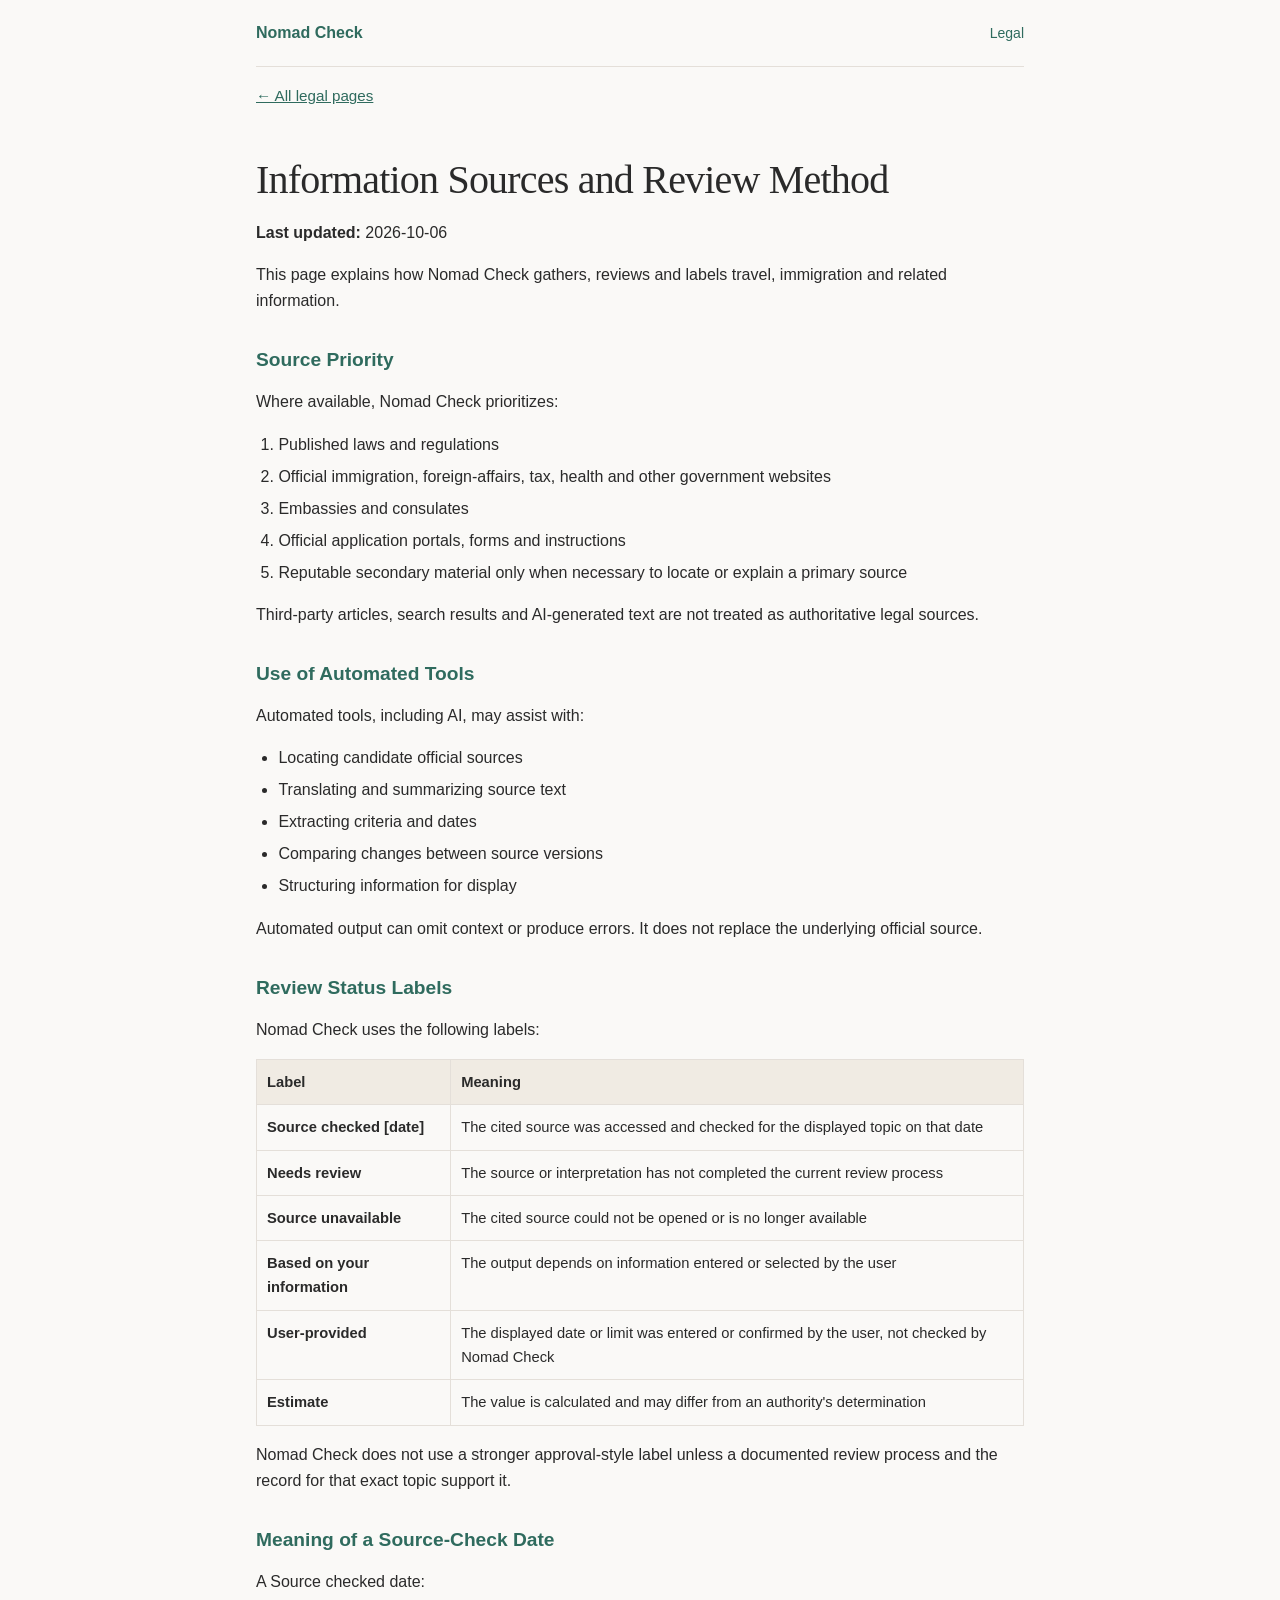
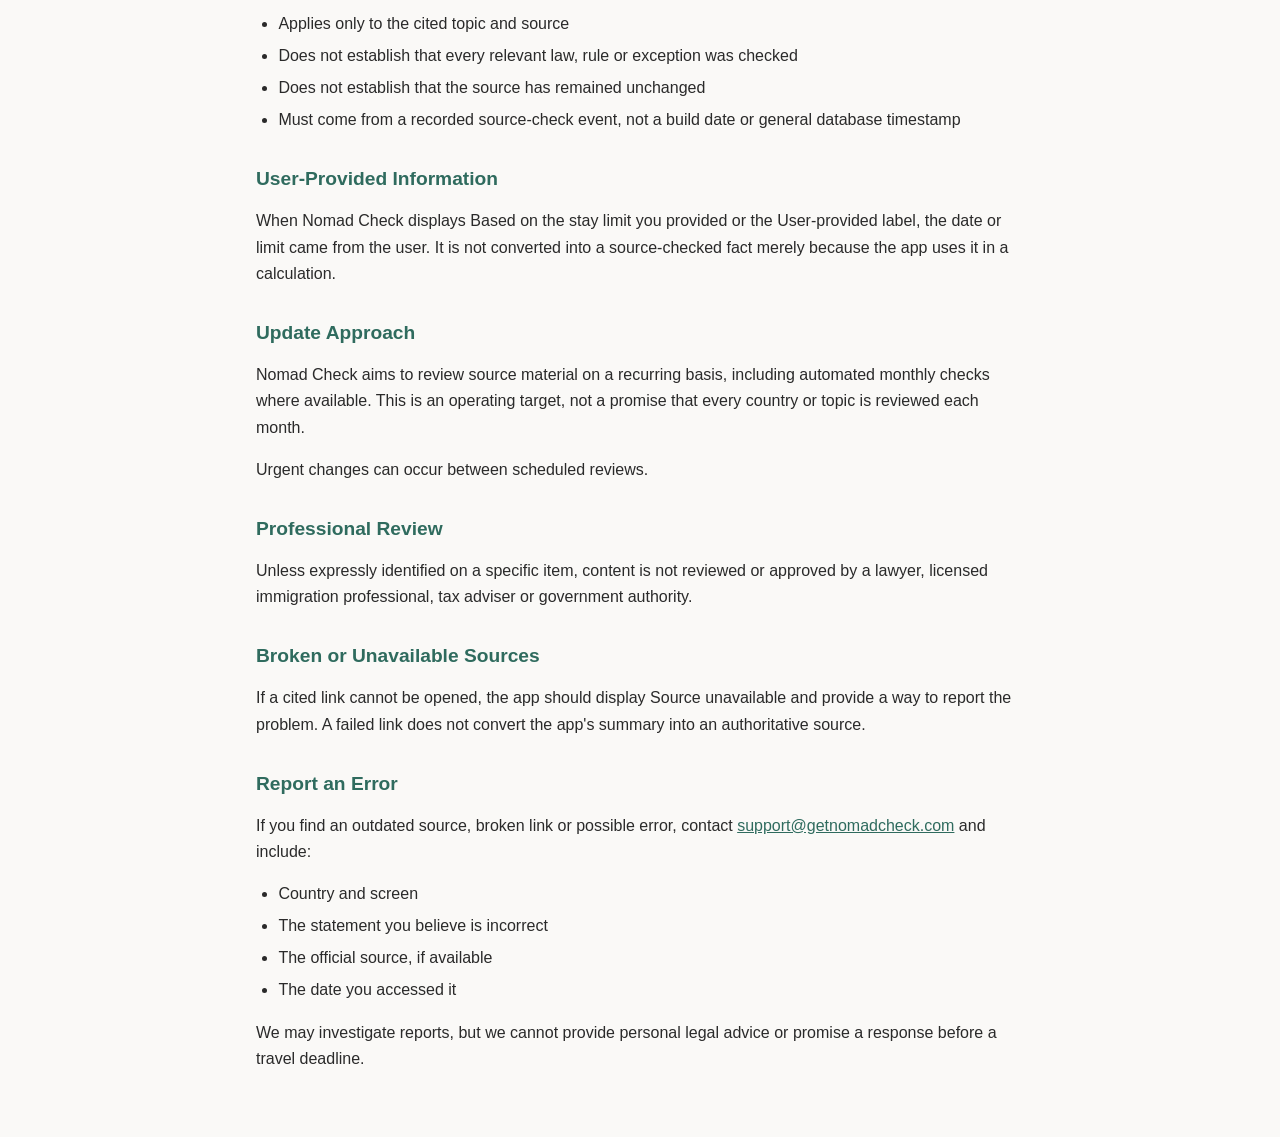
<file: legal/sources.html>
<!DOCTYPE html>
<html lang="en">
<head>
<meta charset="utf-8">
<meta name="viewport" content="width=device-width, initial-scale=1">
<title>Information Sources and Review Method — Nomad Check</title>
<style>
  * { box-sizing: border-box; }
  body { margin: 0; background: #FAF9F7; color: #2A2A2A; font-size: 16px; line-height: 1.65;
         font-family: -apple-system, BlinkMacSystemFont, "Segoe UI", Arial, sans-serif; }
  .container { width: calc(100% - 40px); max-width: 768px; margin: 0 auto; }
  header.site { display: flex; justify-content: space-between; align-items: center;
         padding: 20px 0; border-bottom: 1px solid #E4DFD9; }
  header.site .brand { font-size: 16px; font-weight: 700; color: #2F6B5E; text-decoration: none; }
  header.site .nav-legal { font-size: 14px; font-weight: 500; color: #2F6B5E; text-decoration: none; }
  header.site .nav-legal[aria-current="page"] { text-decoration: underline; }
  nav.crumb { margin-top: 16px; font-size: 0.95rem; }
  nav.crumb a { color: #2F6B5E; }
  main { padding-top: clamp(32px, 5vw, 48px); padding-bottom: 48px; }
  h1 { font-family: Georgia, "Times New Roman", serif; font-size: clamp(32px, 5vw, 40px);
       font-weight: 400; line-height: 1.18; letter-spacing: -0.02em; color: #2A2A2A; margin: 0 0 16px; }
  h2 { font-size: 1.2rem; line-height: 1.35; font-weight: 700; color: #2F6B5E; margin: 1.7em 0 0.5em; }
  h3 { font-size: 1.02rem; font-weight: 700; color: #2F6B5E; margin: 1.3em 0 0.4em; }
  p.lede { color: #5B615D; margin: 0 0 12px; }
  ul, ol { padding-left: 1.4em; }
  li { margin: 0.35em 0; }
  table { border-collapse: collapse; width: 100%; margin: 1em 0; font-size: 0.92rem; }
  th, td { border: 1px solid #E4DFD9; padding: 10px; text-align: left; vertical-align: top; }
  th { background: #F0EBE3; }
  a { color: #2F6B5E; text-decoration: underline; }
  .cards { margin-top: 28px; display: flex; flex-direction: column; gap: 12px; }
  a.card { display: flex; justify-content: space-between; align-items: center; gap: 16px;
       padding: 18px 20px; background: #FFFFFF; border: 1px solid #E4DFD9; border-radius: 16px;
       text-decoration: none; }
  a.card .t { font-size: 16px; font-weight: 600; color: #2A2A2A; }
  a.card .d { margin-top: 6px; font-size: 14px; line-height: 1.55; color: #5B615D; }
  a.card .chev { font-family: Arial, sans-serif; font-size: 24px; color: #2F6B5E; flex-shrink: 0; }
  footer.site { margin-top: 48px; padding: 24px 0 32px; border-top: 1px solid #E4DFD9;
       font-size: 14px; line-height: 1.6; }
  footer.site nav { display: flex; flex-wrap: wrap; column-gap: 20px; row-gap: 12px; }
  footer.site a { color: #2F6B5E; text-decoration: underline; text-underline-offset: 3px; }
</style>
</head>
<body>
<div class="container">
<header class="site"><a class="brand" href="/">Nomad Check</a><a class="nav-legal" href="/legal/">Legal</a></header>
<nav class="crumb"><a href="/legal/">&larr; All legal pages</a></nav>
<main>
<h1>Information Sources and Review Method</h1>
<p><strong>Last updated:</strong> 2026-10-06</p>
<p>This page explains how Nomad Check gathers, reviews and labels travel, immigration and related information.</p>
<h2>Source Priority</h2>
<p>Where available, Nomad Check prioritizes:</p>
<ol><li>Published laws and regulations</li><li>Official immigration, foreign-affairs, tax, health and other government websites</li><li>Embassies and consulates</li><li>Official application portals, forms and instructions</li><li>Reputable secondary material only when necessary to locate or explain a primary source</li></ol>
<p>Third-party articles, search results and AI-generated text are not treated as authoritative legal sources.</p>
<h2>Use of Automated Tools</h2>
<p>Automated tools, including AI, may assist with:</p>
<ul><li>Locating candidate official sources</li><li>Translating and summarizing source text</li><li>Extracting criteria and dates</li><li>Comparing changes between source versions</li><li>Structuring information for display</li></ul>
<p>Automated output can omit context or produce errors. It does not replace the underlying official source.</p>
<h2>Review Status Labels</h2>
<p>Nomad Check uses the following labels:</p>
<table><thead><tr><th>Label</th><th>Meaning</th></tr></thead><tbody><tr><td><strong>Source checked [date]</strong></td><td>The cited source was accessed and checked for the displayed topic on that date</td></tr><tr><td><strong>Needs review</strong></td><td>The source or interpretation has not completed the current review process</td></tr><tr><td><strong>Source unavailable</strong></td><td>The cited source could not be opened or is no longer available</td></tr><tr><td><strong>Based on your information</strong></td><td>The output depends on information entered or selected by the user</td></tr><tr><td><strong>User-provided</strong></td><td>The displayed date or limit was entered or confirmed by the user, not checked by Nomad Check</td></tr><tr><td><strong>Estimate</strong></td><td>The value is calculated and may differ from an authority's determination</td></tr></tbody></table>
<p>Nomad Check does not use a stronger approval-style label unless a documented review process and the record for that exact topic support it.</p>
<h2>Meaning of a Source-Check Date</h2>
<p>A Source checked date:</p>
<ul><li>Applies only to the cited topic and source</li><li>Does not establish that every relevant law, rule or exception was checked</li><li>Does not establish that the source has remained unchanged</li><li>Must come from a recorded source-check event, not a build date or general database timestamp</li></ul>
<h2>User-Provided Information</h2>
<p>When Nomad Check displays Based on the stay limit you provided or the User-provided label, the date or limit came from the user. It is not converted into a source-checked fact merely because the app uses it in a calculation.</p>
<h2>Update Approach</h2>
<p>Nomad Check aims to review source material on a recurring basis, including automated monthly checks where available. This is an operating target, not a promise that every country or topic is reviewed each month.</p>
<p>Urgent changes can occur between scheduled reviews.</p>
<h2>Professional Review</h2>
<p>Unless expressly identified on a specific item, content is not reviewed or approved by a lawyer, licensed immigration professional, tax adviser or government authority.</p>
<h2>Broken or Unavailable Sources</h2>
<p>If a cited link cannot be opened, the app should display Source unavailable and provide a way to report the problem. A failed link does not convert the app's summary into an authoritative source.</p>
<h2>Report an Error</h2>
<p>If you find an outdated source, broken link or possible error, contact <a href="mailto:support@getnomadcheck.com">support@getnomadcheck.com</a> and include:</p>
<ul><li>Country and screen</li><li>The statement you believe is incorrect</li><li>The official source, if available</li><li>The date you accessed it</li></ul>
<p>We may investigate reports, but we cannot provide personal legal advice or promise a response before a travel deadline.</p>
</main>
</div>
</body>
</html>
</file>
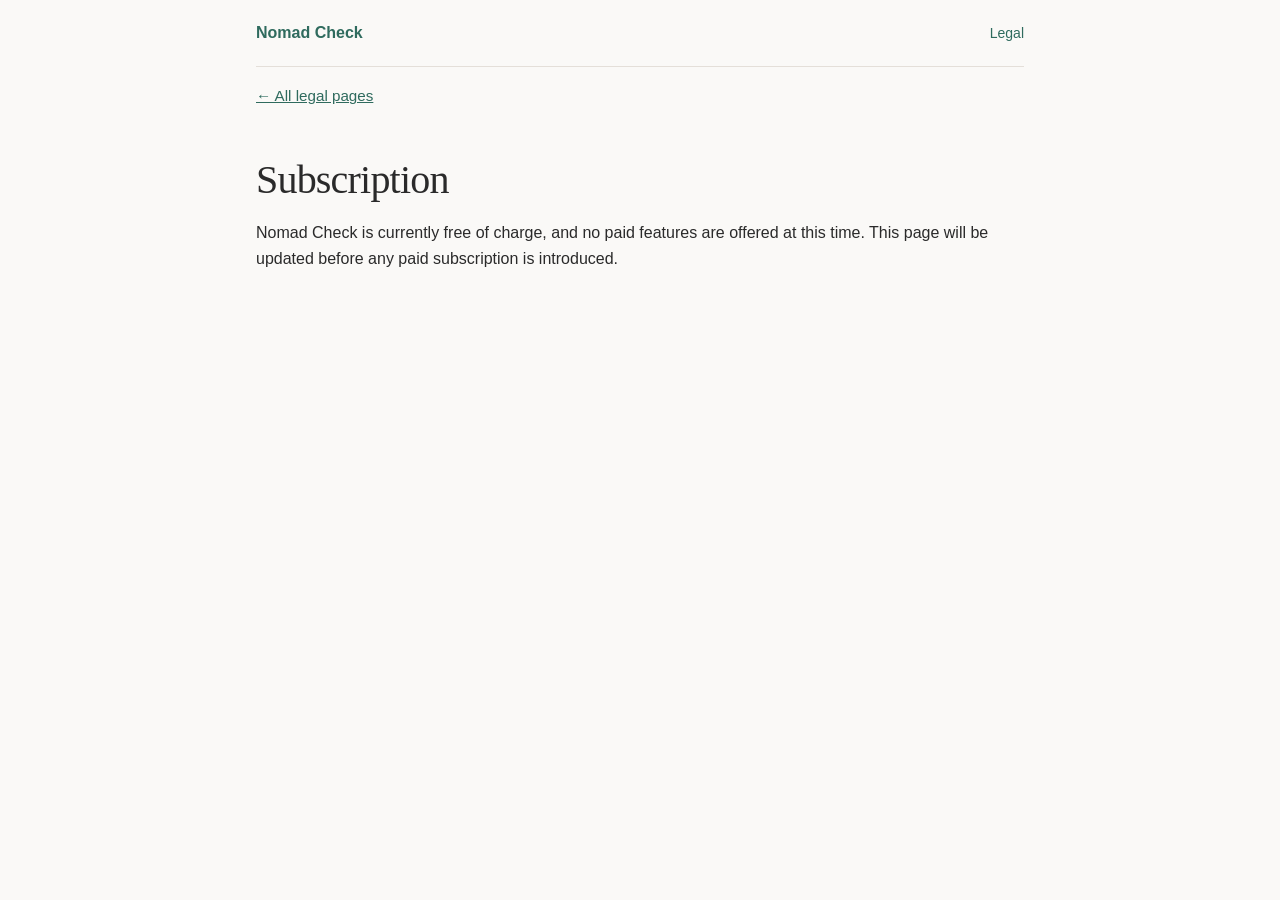
<file: legal/subscription.html>
<!DOCTYPE html>
<html lang="en">
<head>
<meta charset="utf-8">
<meta name="viewport" content="width=device-width, initial-scale=1">
<title>Subscription — Nomad Check</title>
<style>
  * { box-sizing: border-box; }
  body { margin: 0; background: #FAF9F7; color: #2A2A2A; font-size: 16px; line-height: 1.65;
         font-family: -apple-system, BlinkMacSystemFont, "Segoe UI", Arial, sans-serif; }
  .container { width: calc(100% - 40px); max-width: 768px; margin: 0 auto; }
  header.site { display: flex; justify-content: space-between; align-items: center;
         padding: 20px 0; border-bottom: 1px solid #E4DFD9; }
  header.site .brand { font-size: 16px; font-weight: 700; color: #2F6B5E; text-decoration: none; }
  header.site .nav-legal { font-size: 14px; font-weight: 500; color: #2F6B5E; text-decoration: none; }
  header.site .nav-legal[aria-current="page"] { text-decoration: underline; }
  nav.crumb { margin-top: 16px; font-size: 0.95rem; }
  nav.crumb a { color: #2F6B5E; }
  main { padding-top: clamp(32px, 5vw, 48px); padding-bottom: 48px; }
  h1 { font-family: Georgia, "Times New Roman", serif; font-size: clamp(32px, 5vw, 40px);
       font-weight: 400; line-height: 1.18; letter-spacing: -0.02em; color: #2A2A2A; margin: 0 0 16px; }
  h2 { font-size: 1.2rem; line-height: 1.35; font-weight: 700; color: #2F6B5E; margin: 1.7em 0 0.5em; }
  h3 { font-size: 1.02rem; font-weight: 700; color: #2F6B5E; margin: 1.3em 0 0.4em; }
  p.lede { color: #5B615D; margin: 0 0 12px; }
  ul, ol { padding-left: 1.4em; }
  li { margin: 0.35em 0; }
  table { border-collapse: collapse; width: 100%; margin: 1em 0; font-size: 0.92rem; }
  th, td { border: 1px solid #E4DFD9; padding: 10px; text-align: left; vertical-align: top; }
  th { background: #F0EBE3; }
  a { color: #2F6B5E; text-decoration: underline; }
  .cards { margin-top: 28px; display: flex; flex-direction: column; gap: 12px; }
  a.card { display: flex; justify-content: space-between; align-items: center; gap: 16px;
       padding: 18px 20px; background: #FFFFFF; border: 1px solid #E4DFD9; border-radius: 16px;
       text-decoration: none; }
  a.card .t { font-size: 16px; font-weight: 600; color: #2A2A2A; }
  a.card .d { margin-top: 6px; font-size: 14px; line-height: 1.55; color: #5B615D; }
  a.card .chev { font-family: Arial, sans-serif; font-size: 24px; color: #2F6B5E; flex-shrink: 0; }
  footer.site { margin-top: 48px; padding: 24px 0 32px; border-top: 1px solid #E4DFD9;
       font-size: 14px; line-height: 1.6; }
  footer.site nav { display: flex; flex-wrap: wrap; column-gap: 20px; row-gap: 12px; }
  footer.site a { color: #2F6B5E; text-decoration: underline; text-underline-offset: 3px; }
</style>
</head>
<body>
<div class="container">
<header class="site"><a class="brand" href="/">Nomad Check</a><a class="nav-legal" href="/legal/">Legal</a></header>
<nav class="crumb"><a href="/legal/">&larr; All legal pages</a></nav>
<main>
<h1>Subscription</h1>
<p>Nomad Check is currently free of charge, and no paid features are offered at this time. This page will be updated before any paid subscription is introduced.</p>
</main>
</div>
</body>
</html>
</file>
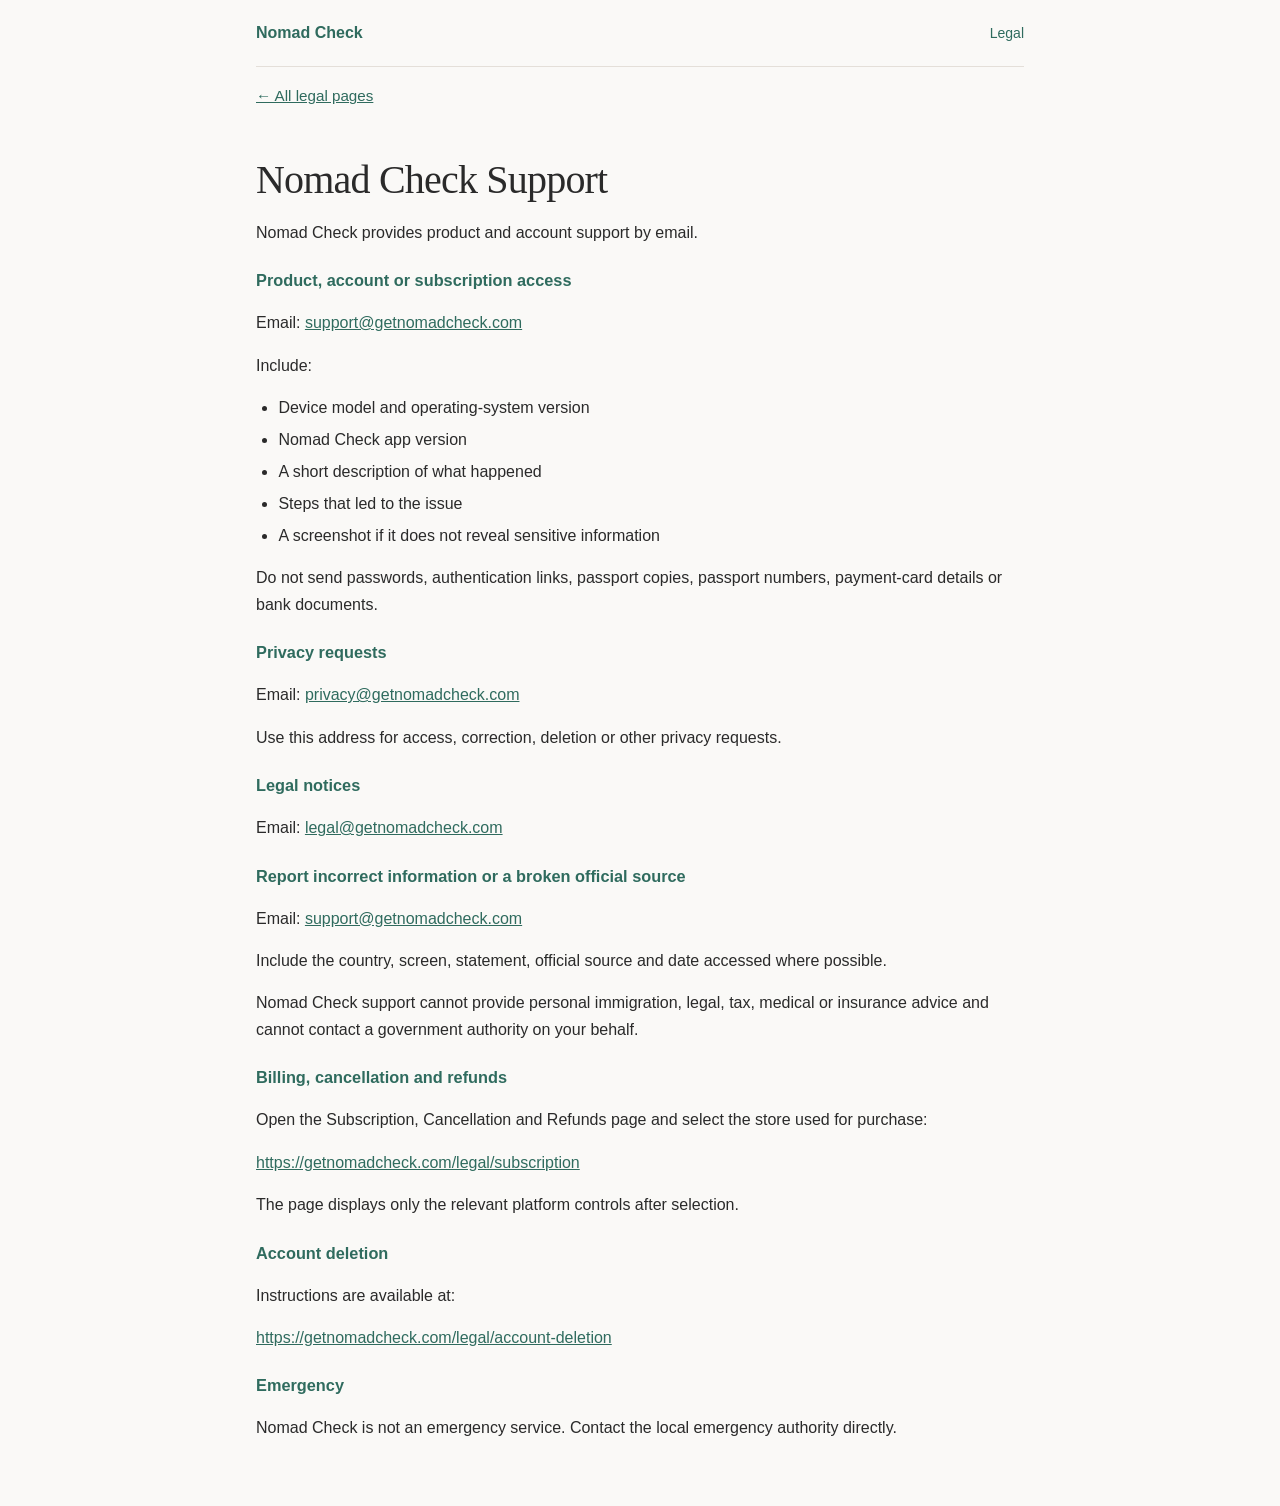
<file: legal/support.html>
<!DOCTYPE html>
<html lang="en">
<head>
<meta charset="utf-8">
<meta name="viewport" content="width=device-width, initial-scale=1">
<title>Support and Contact — Nomad Check</title>
<style>
  * { box-sizing: border-box; }
  body { margin: 0; background: #FAF9F7; color: #2A2A2A; font-size: 16px; line-height: 1.65;
         font-family: -apple-system, BlinkMacSystemFont, "Segoe UI", Arial, sans-serif; }
  .container { width: calc(100% - 40px); max-width: 768px; margin: 0 auto; }
  header.site { display: flex; justify-content: space-between; align-items: center;
         padding: 20px 0; border-bottom: 1px solid #E4DFD9; }
  header.site .brand { font-size: 16px; font-weight: 700; color: #2F6B5E; text-decoration: none; }
  header.site .nav-legal { font-size: 14px; font-weight: 500; color: #2F6B5E; text-decoration: none; }
  header.site .nav-legal[aria-current="page"] { text-decoration: underline; }
  nav.crumb { margin-top: 16px; font-size: 0.95rem; }
  nav.crumb a { color: #2F6B5E; }
  main { padding-top: clamp(32px, 5vw, 48px); padding-bottom: 48px; }
  h1 { font-family: Georgia, "Times New Roman", serif; font-size: clamp(32px, 5vw, 40px);
       font-weight: 400; line-height: 1.18; letter-spacing: -0.02em; color: #2A2A2A; margin: 0 0 16px; }
  h2 { font-size: 1.2rem; line-height: 1.35; font-weight: 700; color: #2F6B5E; margin: 1.7em 0 0.5em; }
  h3 { font-size: 1.02rem; font-weight: 700; color: #2F6B5E; margin: 1.3em 0 0.4em; }
  p.lede { color: #5B615D; margin: 0 0 12px; }
  ul, ol { padding-left: 1.4em; }
  li { margin: 0.35em 0; }
  table { border-collapse: collapse; width: 100%; margin: 1em 0; font-size: 0.92rem; }
  th, td { border: 1px solid #E4DFD9; padding: 10px; text-align: left; vertical-align: top; }
  th { background: #F0EBE3; }
  a { color: #2F6B5E; text-decoration: underline; }
  .cards { margin-top: 28px; display: flex; flex-direction: column; gap: 12px; }
  a.card { display: flex; justify-content: space-between; align-items: center; gap: 16px;
       padding: 18px 20px; background: #FFFFFF; border: 1px solid #E4DFD9; border-radius: 16px;
       text-decoration: none; }
  a.card .t { font-size: 16px; font-weight: 600; color: #2A2A2A; }
  a.card .d { margin-top: 6px; font-size: 14px; line-height: 1.55; color: #5B615D; }
  a.card .chev { font-family: Arial, sans-serif; font-size: 24px; color: #2F6B5E; flex-shrink: 0; }
  footer.site { margin-top: 48px; padding: 24px 0 32px; border-top: 1px solid #E4DFD9;
       font-size: 14px; line-height: 1.6; }
  footer.site nav { display: flex; flex-wrap: wrap; column-gap: 20px; row-gap: 12px; }
  footer.site a { color: #2F6B5E; text-decoration: underline; text-underline-offset: 3px; }
</style>
</head>
<body>
<div class="container">
<header class="site"><a class="brand" href="/">Nomad Check</a><a class="nav-legal" href="/legal/">Legal</a></header>
<nav class="crumb"><a href="/legal/">&larr; All legal pages</a></nav>
<main>
<h1>Nomad Check Support</h1>
<p>Nomad Check provides product and account support by email.</p>
<h3>Product, account or subscription access</h3>
<p>Email: <a href="mailto:support@getnomadcheck.com">support@getnomadcheck.com</a></p>
<p>Include:</p>
<ul><li>Device model and operating-system version</li><li>Nomad Check app version</li><li>A short description of what happened</li><li>Steps that led to the issue</li><li>A screenshot if it does not reveal sensitive information</li></ul>
<p>Do not send passwords, authentication links, passport copies, passport numbers, payment-card details or bank documents.</p>
<h3>Privacy requests</h3>
<p>Email: <a href="mailto:privacy@getnomadcheck.com">privacy@getnomadcheck.com</a></p>
<p>Use this address for access, correction, deletion or other privacy requests.</p>
<h3>Legal notices</h3>
<p>Email: <a href="mailto:legal@getnomadcheck.com">legal@getnomadcheck.com</a></p>
<h3>Report incorrect information or a broken official source</h3>
<p>Email: <a href="mailto:support@getnomadcheck.com">support@getnomadcheck.com</a></p>
<p>Include the country, screen, statement, official source and date accessed where possible.</p>
<p>Nomad Check support cannot provide personal immigration, legal, tax, medical or insurance advice and cannot contact a government authority on your behalf.</p>
<h3>Billing, cancellation and refunds</h3>
<p>Open the Subscription, Cancellation and Refunds page and select the store used for purchase:</p>
<p><a href="https://getnomadcheck.com/legal/subscription">https://getnomadcheck.com/legal/subscription</a></p>
<p>The page displays only the relevant platform controls after selection.</p>
<h3>Account deletion</h3>
<p>Instructions are available at:</p>
<p><a href="https://getnomadcheck.com/legal/account-deletion">https://getnomadcheck.com/legal/account-deletion</a></p>
<h3>Emergency</h3>
<p>Nomad Check is not an emergency service. Contact the local emergency authority directly.</p>
</main>
</div>
</body>
</html>
</file>
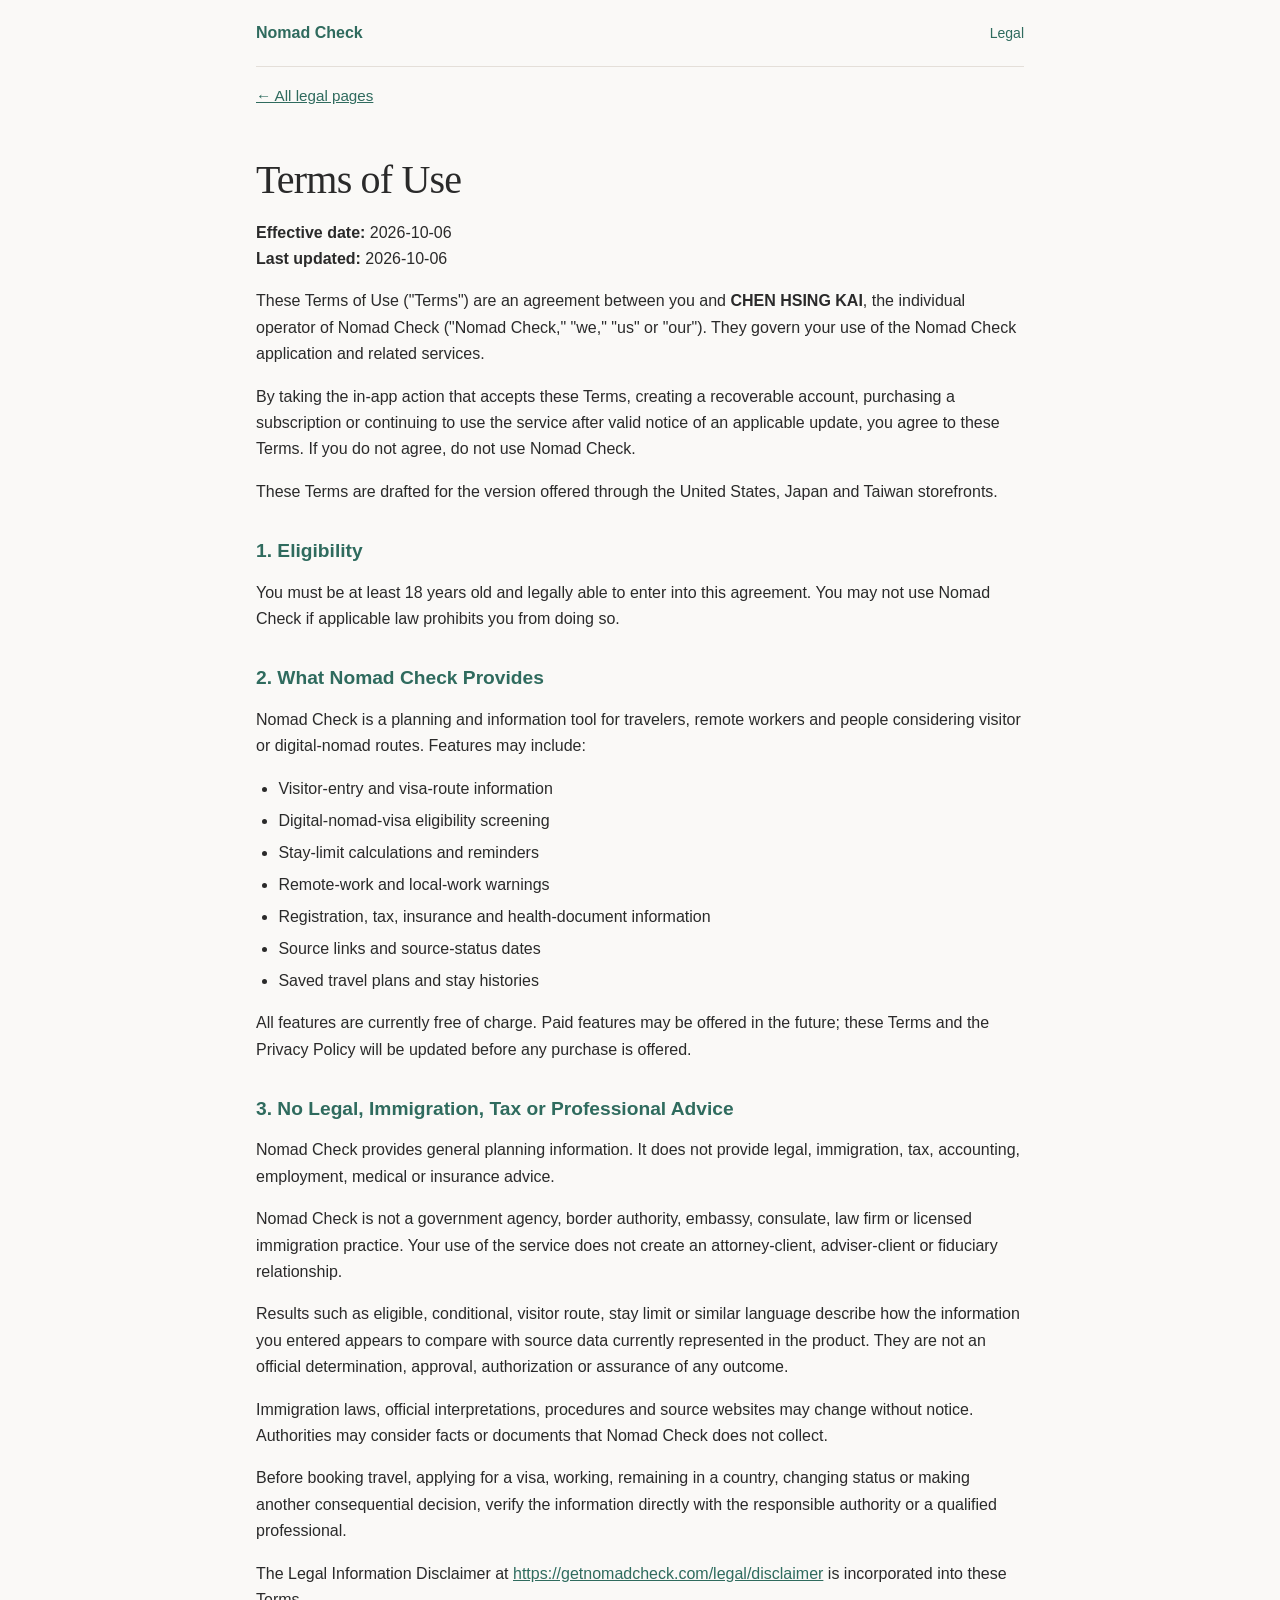
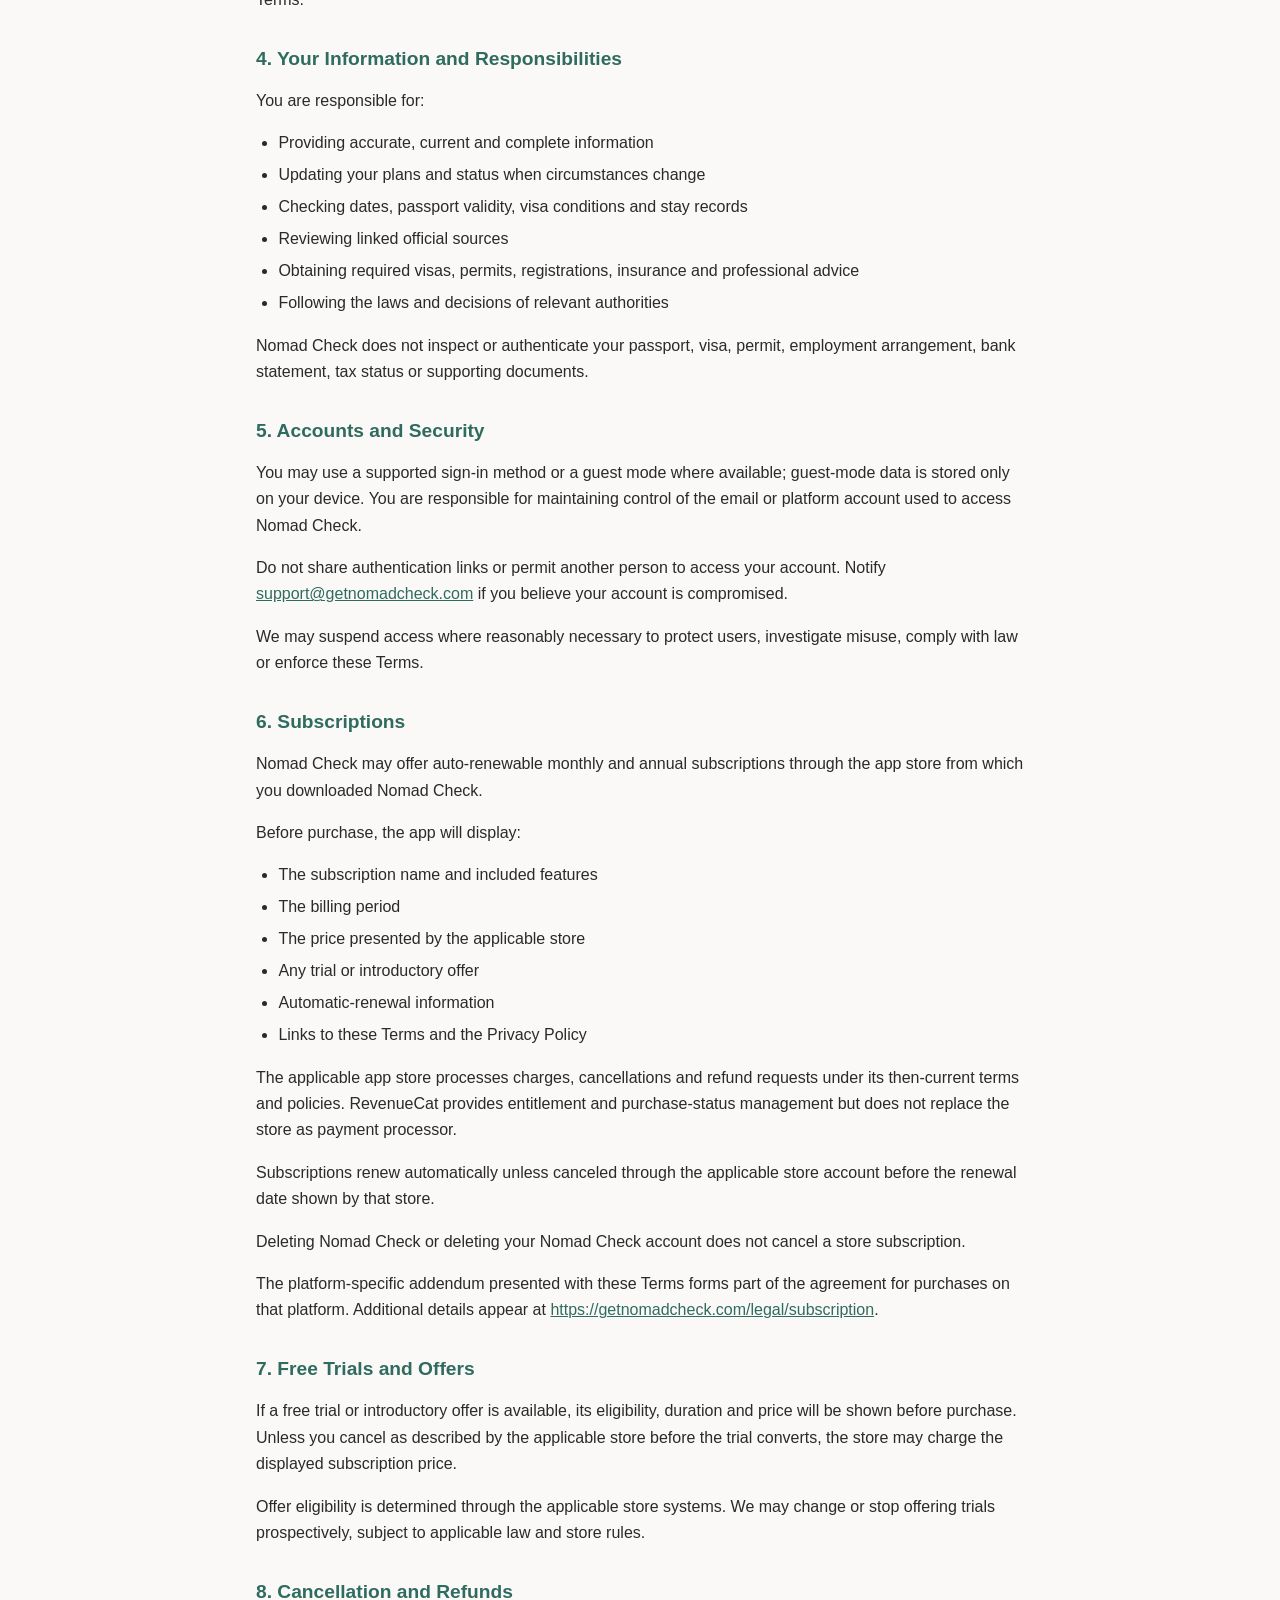
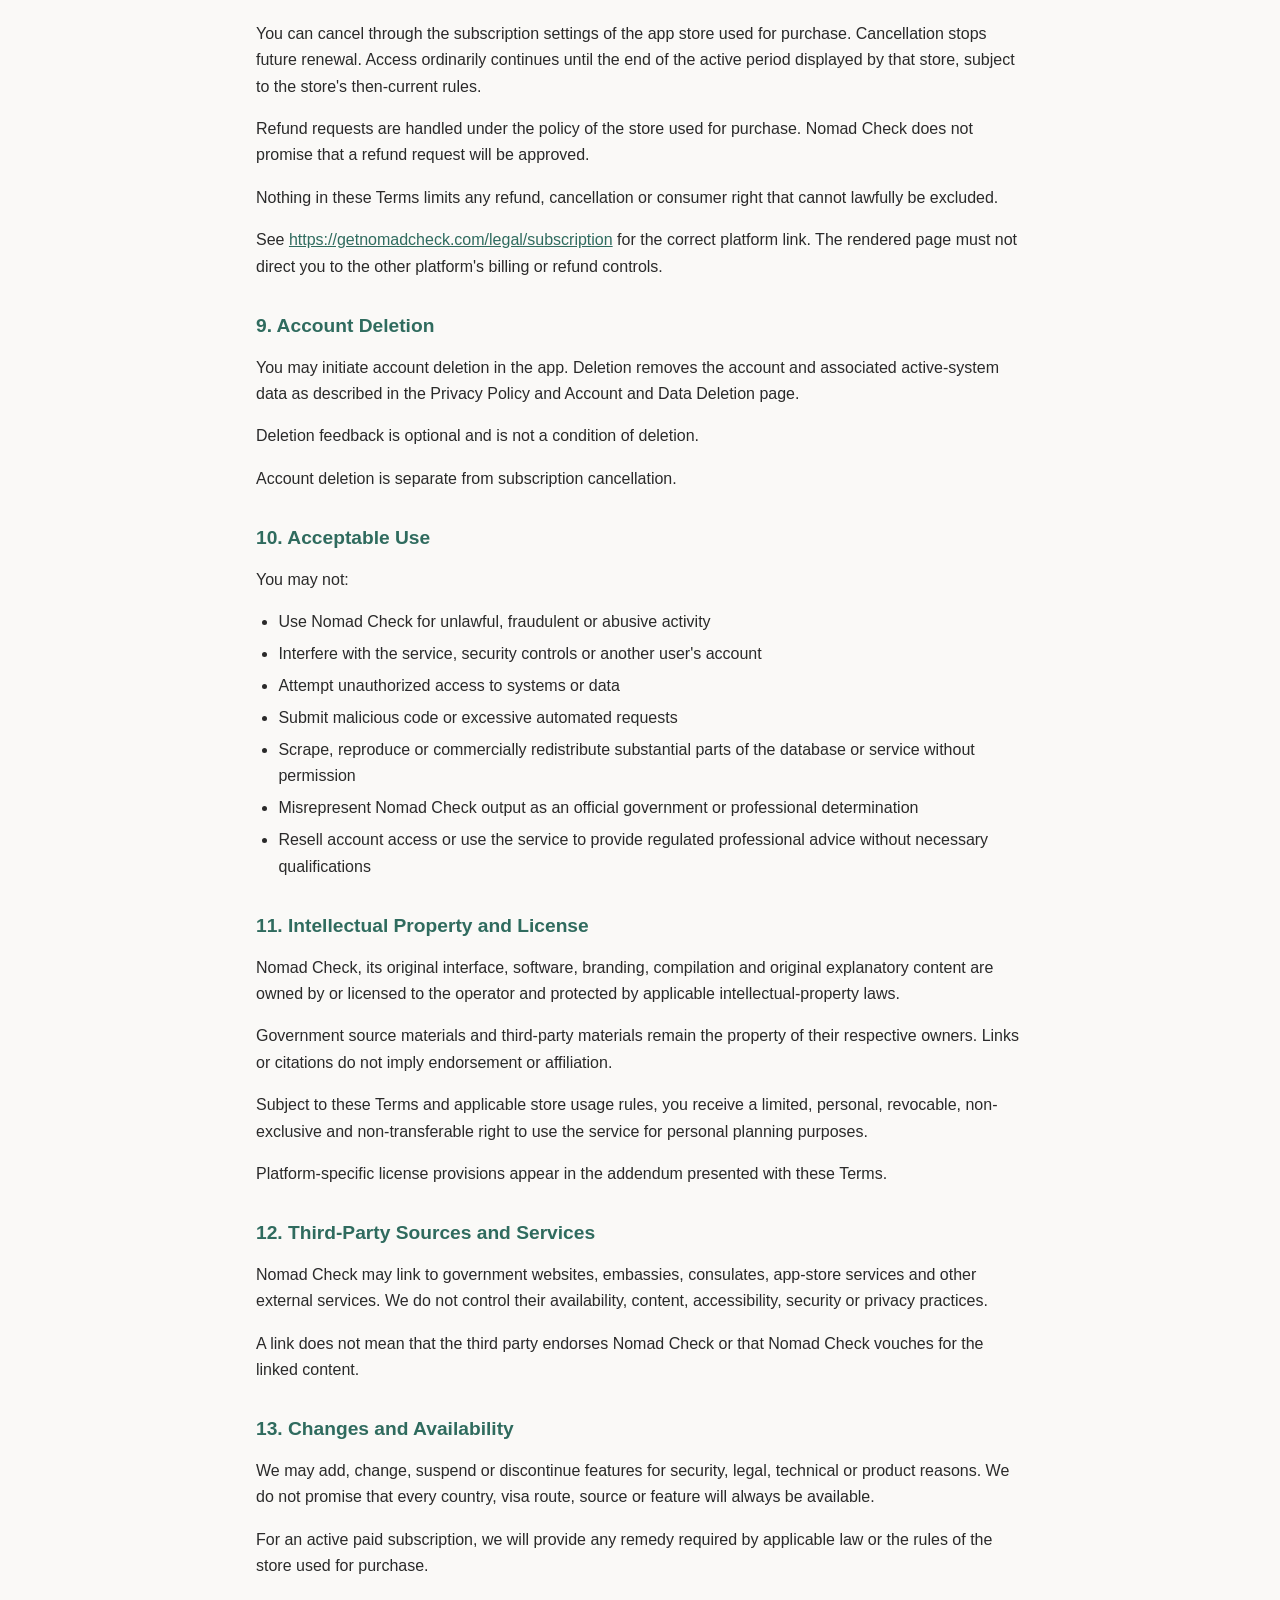
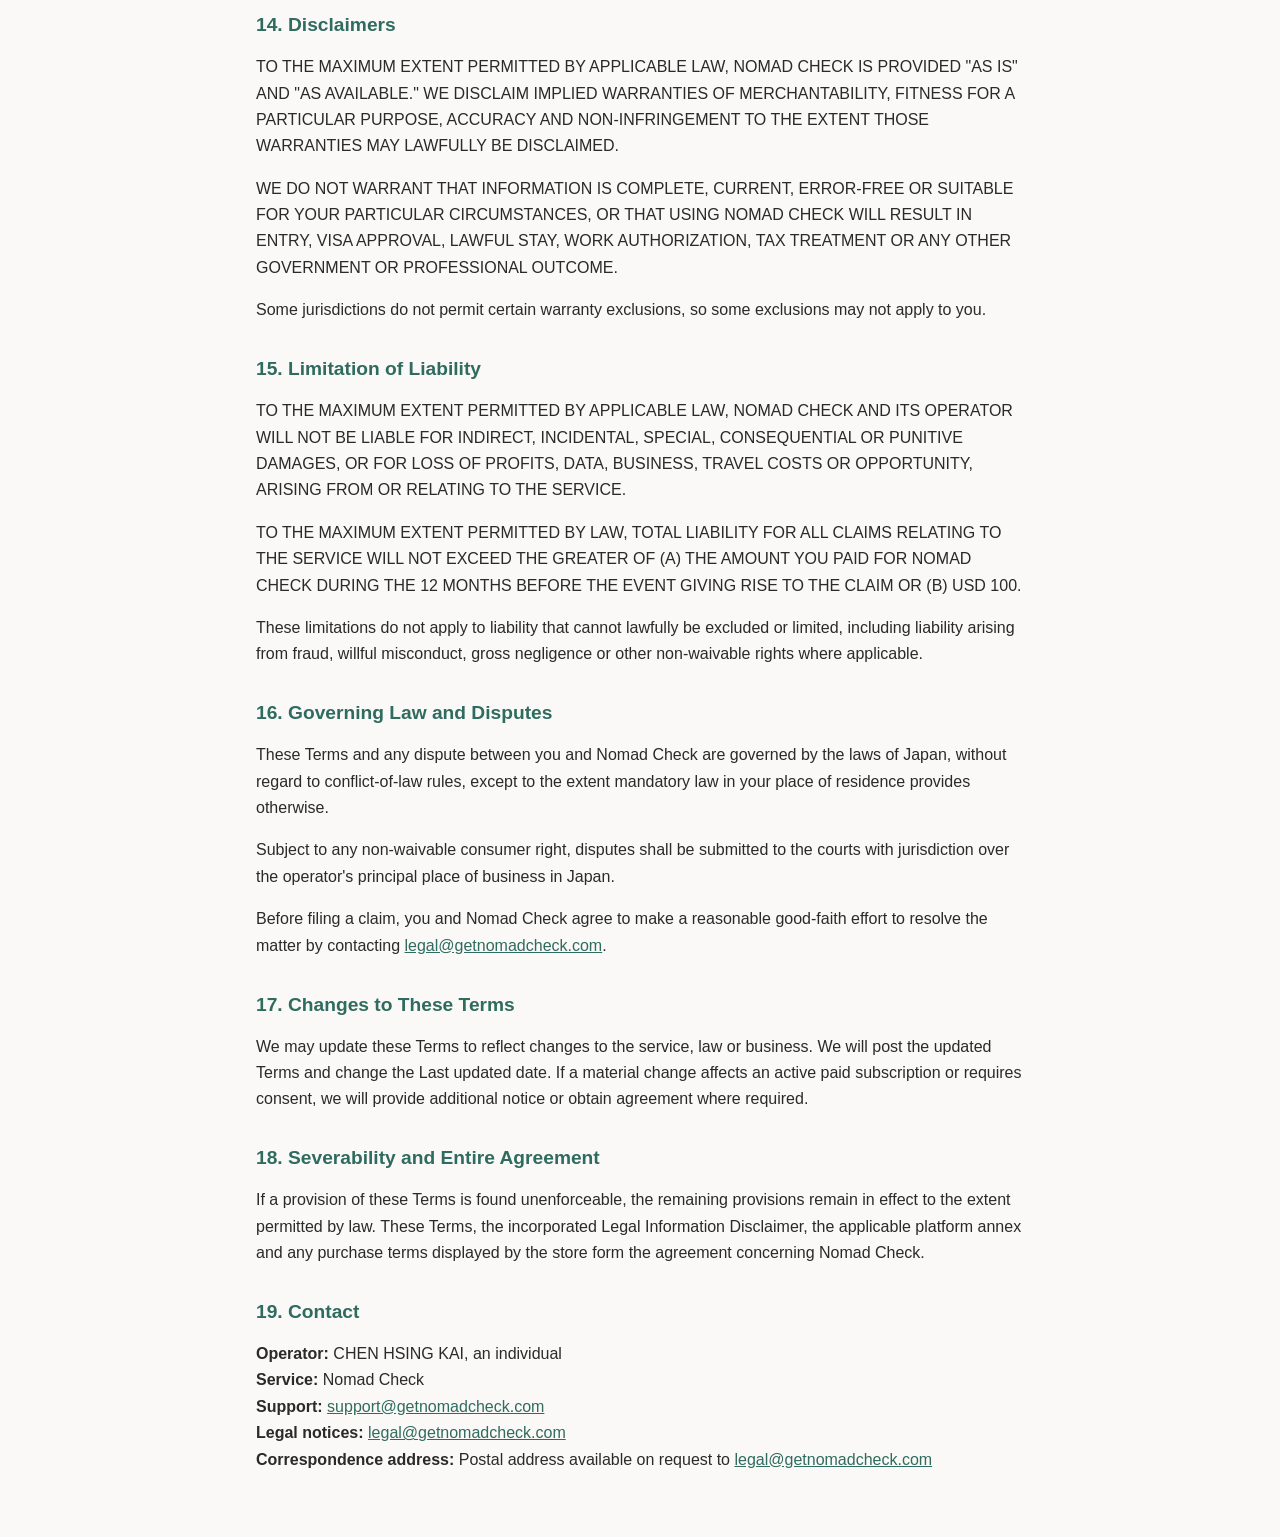
<file: legal/terms.html>
<!DOCTYPE html>
<html lang="en">
<head>
<meta charset="utf-8">
<meta name="viewport" content="width=device-width, initial-scale=1">
<title>Terms of Use — Nomad Check</title>
<style>
  * { box-sizing: border-box; }
  body { margin: 0; background: #FAF9F7; color: #2A2A2A; font-size: 16px; line-height: 1.65;
         font-family: -apple-system, BlinkMacSystemFont, "Segoe UI", Arial, sans-serif; }
  .container { width: calc(100% - 40px); max-width: 768px; margin: 0 auto; }
  header.site { display: flex; justify-content: space-between; align-items: center;
         padding: 20px 0; border-bottom: 1px solid #E4DFD9; }
  header.site .brand { font-size: 16px; font-weight: 700; color: #2F6B5E; text-decoration: none; }
  header.site .nav-legal { font-size: 14px; font-weight: 500; color: #2F6B5E; text-decoration: none; }
  header.site .nav-legal[aria-current="page"] { text-decoration: underline; }
  nav.crumb { margin-top: 16px; font-size: 0.95rem; }
  nav.crumb a { color: #2F6B5E; }
  main { padding-top: clamp(32px, 5vw, 48px); padding-bottom: 48px; }
  h1 { font-family: Georgia, "Times New Roman", serif; font-size: clamp(32px, 5vw, 40px);
       font-weight: 400; line-height: 1.18; letter-spacing: -0.02em; color: #2A2A2A; margin: 0 0 16px; }
  h2 { font-size: 1.2rem; line-height: 1.35; font-weight: 700; color: #2F6B5E; margin: 1.7em 0 0.5em; }
  h3 { font-size: 1.02rem; font-weight: 700; color: #2F6B5E; margin: 1.3em 0 0.4em; }
  p.lede { color: #5B615D; margin: 0 0 12px; }
  ul, ol { padding-left: 1.4em; }
  li { margin: 0.35em 0; }
  table { border-collapse: collapse; width: 100%; margin: 1em 0; font-size: 0.92rem; }
  th, td { border: 1px solid #E4DFD9; padding: 10px; text-align: left; vertical-align: top; }
  th { background: #F0EBE3; }
  a { color: #2F6B5E; text-decoration: underline; }
  .cards { margin-top: 28px; display: flex; flex-direction: column; gap: 12px; }
  a.card { display: flex; justify-content: space-between; align-items: center; gap: 16px;
       padding: 18px 20px; background: #FFFFFF; border: 1px solid #E4DFD9; border-radius: 16px;
       text-decoration: none; }
  a.card .t { font-size: 16px; font-weight: 600; color: #2A2A2A; }
  a.card .d { margin-top: 6px; font-size: 14px; line-height: 1.55; color: #5B615D; }
  a.card .chev { font-family: Arial, sans-serif; font-size: 24px; color: #2F6B5E; flex-shrink: 0; }
  footer.site { margin-top: 48px; padding: 24px 0 32px; border-top: 1px solid #E4DFD9;
       font-size: 14px; line-height: 1.6; }
  footer.site nav { display: flex; flex-wrap: wrap; column-gap: 20px; row-gap: 12px; }
  footer.site a { color: #2F6B5E; text-decoration: underline; text-underline-offset: 3px; }
</style>
</head>
<body>
<div class="container">
<header class="site"><a class="brand" href="/">Nomad Check</a><a class="nav-legal" href="/legal/">Legal</a></header>
<nav class="crumb"><a href="/legal/">&larr; All legal pages</a></nav>
<main>
<h1>Terms of Use</h1>
<p><strong>Effective date:</strong> 2026-10-06<br><strong>Last updated:</strong> 2026-10-06</p>
<p>These Terms of Use ("Terms") are an agreement between you and <strong>CHEN HSING KAI</strong>, the individual operator of Nomad Check ("Nomad Check," "we," "us" or "our"). They govern your use of the Nomad Check application and related services.</p>
<p>By taking the in-app action that accepts these Terms, creating a recoverable account, purchasing a subscription or continuing to use the service after valid notice of an applicable update, you agree to these Terms. If you do not agree, do not use Nomad Check.</p>
<p>These Terms are drafted for the version offered through the United States, Japan and Taiwan storefronts.</p>
<h2>1. Eligibility</h2>
<p>You must be at least 18 years old and legally able to enter into this agreement. You may not use Nomad Check if applicable law prohibits you from doing so.</p>
<h2>2. What Nomad Check Provides</h2>
<p>Nomad Check is a planning and information tool for travelers, remote workers and people considering visitor or digital-nomad routes. Features may include:</p>
<ul><li>Visitor-entry and visa-route information</li><li>Digital-nomad-visa eligibility screening</li><li>Stay-limit calculations and reminders</li><li>Remote-work and local-work warnings</li><li>Registration, tax, insurance and health-document information</li><li>Source links and source-status dates</li><li>Saved travel plans and stay histories</li></ul>
<p>All features are currently free of charge. Paid features may be offered in the future; these Terms and the Privacy Policy will be updated before any purchase is offered.</p>
<h2>3. No Legal, Immigration, Tax or Professional Advice</h2>
<p>Nomad Check provides general planning information. It does not provide legal, immigration, tax, accounting, employment, medical or insurance advice.</p>
<p>Nomad Check is not a government agency, border authority, embassy, consulate, law firm or licensed immigration practice. Your use of the service does not create an attorney-client, adviser-client or fiduciary relationship.</p>
<p>Results such as eligible, conditional, visitor route, stay limit or similar language describe how the information you entered appears to compare with source data currently represented in the product. They are not an official determination, approval, authorization or assurance of any outcome.</p>
<p>Immigration laws, official interpretations, procedures and source websites may change without notice. Authorities may consider facts or documents that Nomad Check does not collect.</p>
<p>Before booking travel, applying for a visa, working, remaining in a country, changing status or making another consequential decision, verify the information directly with the responsible authority or a qualified professional.</p>
<p>The Legal Information Disclaimer at <a href="https://getnomadcheck.com/legal/disclaimer">https://getnomadcheck.com/legal/disclaimer</a> is incorporated into these Terms.</p>
<h2>4. Your Information and Responsibilities</h2>
<p>You are responsible for:</p>
<ul><li>Providing accurate, current and complete information</li><li>Updating your plans and status when circumstances change</li><li>Checking dates, passport validity, visa conditions and stay records</li><li>Reviewing linked official sources</li><li>Obtaining required visas, permits, registrations, insurance and professional advice</li><li>Following the laws and decisions of relevant authorities</li></ul>
<p>Nomad Check does not inspect or authenticate your passport, visa, permit, employment arrangement, bank statement, tax status or supporting documents.</p>
<h2>5. Accounts and Security</h2>
<p>You may use a supported sign-in method or a guest mode where available; guest-mode data is stored only on your device. You are responsible for maintaining control of the email or platform account used to access Nomad Check.</p>
<p>Do not share authentication links or permit another person to access your account. Notify <a href="mailto:support@getnomadcheck.com">support@getnomadcheck.com</a> if you believe your account is compromised.</p>
<p>We may suspend access where reasonably necessary to protect users, investigate misuse, comply with law or enforce these Terms.</p>
<h2>6. Subscriptions</h2>
<p>Nomad Check may offer auto-renewable monthly and annual subscriptions through the app store from which you downloaded Nomad Check.</p>
<p>Before purchase, the app will display:</p>
<ul><li>The subscription name and included features</li><li>The billing period</li><li>The price presented by the applicable store</li><li>Any trial or introductory offer</li><li>Automatic-renewal information</li><li>Links to these Terms and the Privacy Policy</li></ul>
<p>The applicable app store processes charges, cancellations and refund requests under its then-current terms and policies. RevenueCat provides entitlement and purchase-status management but does not replace the store as payment processor.</p>
<p>Subscriptions renew automatically unless canceled through the applicable store account before the renewal date shown by that store.</p>
<p>Deleting Nomad Check or deleting your Nomad Check account does not cancel a store subscription.</p>
<p>The platform-specific addendum presented with these Terms forms part of the agreement for purchases on that platform. Additional details appear at <a href="https://getnomadcheck.com/legal/subscription">https://getnomadcheck.com/legal/subscription</a>.</p>
<h2>7. Free Trials and Offers</h2>
<p>If a free trial or introductory offer is available, its eligibility, duration and price will be shown before purchase. Unless you cancel as described by the applicable store before the trial converts, the store may charge the displayed subscription price.</p>
<p>Offer eligibility is determined through the applicable store systems. We may change or stop offering trials prospectively, subject to applicable law and store rules.</p>
<h2>8. Cancellation and Refunds</h2>
<p>You can cancel through the subscription settings of the app store used for purchase. Cancellation stops future renewal. Access ordinarily continues until the end of the active period displayed by that store, subject to the store's then-current rules.</p>
<p>Refund requests are handled under the policy of the store used for purchase. Nomad Check does not promise that a refund request will be approved.</p>
<p>Nothing in these Terms limits any refund, cancellation or consumer right that cannot lawfully be excluded.</p>
<p>See <a href="https://getnomadcheck.com/legal/subscription">https://getnomadcheck.com/legal/subscription</a> for the correct platform link. The rendered page must not direct you to the other platform's billing or refund controls.</p>
<h2>9. Account Deletion</h2>
<p>You may initiate account deletion in the app. Deletion removes the account and associated active-system data as described in the Privacy Policy and Account and Data Deletion page.</p>
<p>Deletion feedback is optional and is not a condition of deletion.</p>
<p>Account deletion is separate from subscription cancellation.</p>
<h2>10. Acceptable Use</h2>
<p>You may not:</p>
<ul><li>Use Nomad Check for unlawful, fraudulent or abusive activity</li><li>Interfere with the service, security controls or another user's account</li><li>Attempt unauthorized access to systems or data</li><li>Submit malicious code or excessive automated requests</li><li>Scrape, reproduce or commercially redistribute substantial parts of the database or service without permission</li><li>Misrepresent Nomad Check output as an official government or professional determination</li><li>Resell account access or use the service to provide regulated professional advice without necessary qualifications</li></ul>
<h2>11. Intellectual Property and License</h2>
<p>Nomad Check, its original interface, software, branding, compilation and original explanatory content are owned by or licensed to the operator and protected by applicable intellectual-property laws.</p>
<p>Government source materials and third-party materials remain the property of their respective owners. Links or citations do not imply endorsement or affiliation.</p>
<p>Subject to these Terms and applicable store usage rules, you receive a limited, personal, revocable, non-exclusive and non-transferable right to use the service for personal planning purposes.</p>
<p>Platform-specific license provisions appear in the addendum presented with these Terms.</p>
<h2>12. Third-Party Sources and Services</h2>
<p>Nomad Check may link to government websites, embassies, consulates, app-store services and other external services. We do not control their availability, content, accessibility, security or privacy practices.</p>
<p>A link does not mean that the third party endorses Nomad Check or that Nomad Check vouches for the linked content.</p>
<h2>13. Changes and Availability</h2>
<p>We may add, change, suspend or discontinue features for security, legal, technical or product reasons. We do not promise that every country, visa route, source or feature will always be available.</p>
<p>For an active paid subscription, we will provide any remedy required by applicable law or the rules of the store used for purchase.</p>
<h2>14. Disclaimers</h2>
<p>TO THE MAXIMUM EXTENT PERMITTED BY APPLICABLE LAW, NOMAD CHECK IS PROVIDED "AS IS" AND "AS AVAILABLE." WE DISCLAIM IMPLIED WARRANTIES OF MERCHANTABILITY, FITNESS FOR A PARTICULAR PURPOSE, ACCURACY AND NON-INFRINGEMENT TO THE EXTENT THOSE WARRANTIES MAY LAWFULLY BE DISCLAIMED.</p>
<p>WE DO NOT WARRANT THAT INFORMATION IS COMPLETE, CURRENT, ERROR-FREE OR SUITABLE FOR YOUR PARTICULAR CIRCUMSTANCES, OR THAT USING NOMAD CHECK WILL RESULT IN ENTRY, VISA APPROVAL, LAWFUL STAY, WORK AUTHORIZATION, TAX TREATMENT OR ANY OTHER GOVERNMENT OR PROFESSIONAL OUTCOME.</p>
<p>Some jurisdictions do not permit certain warranty exclusions, so some exclusions may not apply to you.</p>
<h2>15. Limitation of Liability</h2>
<p>TO THE MAXIMUM EXTENT PERMITTED BY APPLICABLE LAW, NOMAD CHECK AND ITS OPERATOR WILL NOT BE LIABLE FOR INDIRECT, INCIDENTAL, SPECIAL, CONSEQUENTIAL OR PUNITIVE DAMAGES, OR FOR LOSS OF PROFITS, DATA, BUSINESS, TRAVEL COSTS OR OPPORTUNITY, ARISING FROM OR RELATING TO THE SERVICE.</p>
<p>TO THE MAXIMUM EXTENT PERMITTED BY LAW, TOTAL LIABILITY FOR ALL CLAIMS RELATING TO THE SERVICE WILL NOT EXCEED THE GREATER OF (A) THE AMOUNT YOU PAID FOR NOMAD CHECK DURING THE 12 MONTHS BEFORE THE EVENT GIVING RISE TO THE CLAIM OR (B) USD 100.</p>
<p>These limitations do not apply to liability that cannot lawfully be excluded or limited, including liability arising from fraud, willful misconduct, gross negligence or other non-waivable rights where applicable.</p>
<h2>16. Governing Law and Disputes</h2>
<p>These Terms and any dispute between you and Nomad Check are governed by the laws of Japan, without regard to conflict-of-law rules, except to the extent mandatory law in your place of residence provides otherwise.</p>
<p>Subject to any non-waivable consumer right, disputes shall be submitted to the courts with jurisdiction over the operator's principal place of business in Japan.</p>
<p>Before filing a claim, you and Nomad Check agree to make a reasonable good-faith effort to resolve the matter by contacting <a href="mailto:legal@getnomadcheck.com">legal@getnomadcheck.com</a>.</p>
<h2>17. Changes to These Terms</h2>
<p>We may update these Terms to reflect changes to the service, law or business. We will post the updated Terms and change the Last updated date. If a material change affects an active paid subscription or requires consent, we will provide additional notice or obtain agreement where required.</p>
<h2>18. Severability and Entire Agreement</h2>
<p>If a provision of these Terms is found unenforceable, the remaining provisions remain in effect to the extent permitted by law. These Terms, the incorporated Legal Information Disclaimer, the applicable platform annex and any purchase terms displayed by the store form the agreement concerning Nomad Check.</p>
<h2>19. Contact</h2>
<p><strong>Operator:</strong> CHEN HSING KAI, an individual<br><strong>Service:</strong> Nomad Check<br><strong>Support:</strong> <a href="mailto:support@getnomadcheck.com">support@getnomadcheck.com</a><br><strong>Legal notices:</strong> <a href="mailto:legal@getnomadcheck.com">legal@getnomadcheck.com</a><br><strong>Correspondence address:</strong> Postal address available on request to <a href="mailto:legal@getnomadcheck.com">legal@getnomadcheck.com</a></p>
</main>
</div>
</body>
</html>
</file>
<file: style.css>
/* Nomad Check — homepage (WEB-1, illustrated in WEB-2).
   Loaded by index.html ONLY: every /legal/ page carries its own inline <style>,
   so nothing here can change how a legal page renders.
   Plain CSS, no build step, light only, zero JavaScript, no external resources.
   Colours follow the app's current tokens (constants/surface.ts, 2026-10-09). */

:root {
  --page: #FAF9F7;      /* app welcome / pre-app ground */
  --ink: #1A1A1A;       /* primary text */
  --ink-2: #5A616E;     /* secondary text */
  --rule: #D6CEC1;      /* dividers, greige blocks */
  --brand: #2F6B5E;     /* deep green */
  --on-brand: #FFFFFF;

  --max: 1120px;
  --gutter: 32px;
  --section: 80px;
  --hero-y: 80px;
  /* WEB-2 — half the space between two scenarios. Each row carries it above
     and below its own content, so the distance between neighbours is 2 × this
     plus the hairline — one layer per side, never a margin on top of it. */
  --row: 52px;
  --col-gap: 64px;

  --sans: system-ui, -apple-system, BlinkMacSystemFont, "Segoe UI", sans-serif;
  --serif: Georgia, "Times New Roman", serif;
}

@media (max-width: 720px) {
  :root { --gutter: 20px; --section: 48px; --hero-y: 48px; --row: 28px; }
}

* { box-sizing: border-box; }

html { -webkit-text-size-adjust: 100%; }
body {
  margin: 0;
  background: var(--page);
  color: var(--ink);
  font-family: var(--sans);
  font-size: 1.0625rem;   /* 17px */
  line-height: 1.65;
}

.wrap { width: 100%; max-width: var(--max); margin: 0 auto; padding: 0 var(--gutter); }

a { color: var(--brand); text-decoration: underline; text-underline-offset: 3px; }
a:focus-visible { outline: 3px solid var(--brand); outline-offset: 3px; border-radius: 4px; }

/* ── Header: on the page ground, a hairline under it, no card.
   Brand · anchors (the app's tab names) · the one CTA, on one row. The CTA
   sits BESIDE the nav, not inside it: it is the page's action, not a place,
   and that lets phones re-flow the three into two rows with a plain grid. ── */
header.site { border-bottom: 1px solid var(--rule); }
.header-row {
  display: flex; align-items: center; gap: 12px 24px;
  padding-top: 18px; padding-bottom: 18px;
}
/* WEB-2 — the app icon (IC-1, assets/brand/icon-1024.png, corners #FAF9F7)
   beside the wordmark. The name stays real HTML text; the mark is alt="". */
.wordmark {
  display: inline-flex; align-items: center; gap: 10px; min-height: 44px;
  font-size: 1.0625rem; font-weight: 700; color: var(--brand); text-decoration: none;
}
.wordmark-mark { display: block; width: 40px; height: 40px; flex-shrink: 0; }
.site-nav { display: flex; align-items: center; gap: 0 24px; margin-left: auto; font-size: 0.9375rem; }
.site-nav a { display: inline-flex; align-items: center; min-height: 44px; color: var(--ink); text-decoration: none; }
.site-nav a:hover { text-decoration: underline; }

/* ── The one primary action: deep green capsule (the app's CTA shape) ── */
.button {
  display: inline-flex; align-items: center; justify-content: center;
  min-height: 48px; padding: 0 24px;
  border-radius: 999px;
  background: var(--brand); color: var(--on-brand);
  font-size: 1rem; font-weight: 600; text-decoration: none;
}
.button:focus-visible { outline: 3px solid var(--ink); outline-offset: 3px; }

/* Phones (WEB-1b option A): row 1 = brand + CTA, row 2 = the three anchors
   at a 44px touch height. The CTA is shown at every width — it is the page's
   only one since the hero and closing CTAs left. */
@media (max-width: 720px) {
  .header-row {
    display: grid; grid-template-columns: 1fr auto;
    grid-template-areas: "brand cta" "nav nav";
    row-gap: 4px; padding-bottom: 6px;
  }
  .wordmark { grid-area: brand; gap: 6px; }
  /* WEB-2 — with the mark beside it, the wordmark wrapped to two lines at 375
     (measured: mark 40 + 10 + name 114 + gap 24 + CTA 176 = 364 > 335). A 28px
     mark, 6px inside and an 8px column gap make it 332: one line at 375. The
     CTA is untouched. ⚠️ Below ~372px (e.g. 360) the name still wraps. */
  .header-row { column-gap: 8px; }
  .wordmark-mark { width: 28px; height: 28px; }
  .button-header { grid-area: cta; }
  .site-nav { grid-area: nav; margin-left: 0; }
}

/* ── Illustrations (WEB-2) ──
   ⚠️ NEVER WIDER THAN 1x: each figure's max-width is its file's own pixel
   width (hero 445, stay 409, plan 416, time zones 353 — cropped from the
   916px reference). Where a column is wider, the space stays empty; the image
   is never stretched to fill it. When the ≥1000px originals arrive (WEB-2b),
   swap the files (same names) and raise these four caps.
   ⚠️ NO mix-blend-mode. The paper is normalised to #FAF9F7 in the files
   themselves (lossless WebP, so it survives encoding exactly). Multiply was
   tried first and measured worse: paper (251,249,247) × page (250,249,247)
   darkens the whole rectangle — edge ΔE76 ≈ 2.5–2.7 in Chromium and WebKit,
   a visible box. A normalised file under multiply would darken the same way. */
.art { margin: 0; width: 100%; justify-self: center; }
.art img { display: block; width: 100%; height: auto; }
.art-hero { max-width: 445px; }
.art-stay { max-width: 409px; }
.art-plan { max-width: 416px; }
.art-time-zones { max-width: 353px; }

/* ── Hero: text-led, the drawing beside it (stacked under it on phones) ── */
.hero { padding: var(--hero-y) 0; }
.hero-row {
  display: grid;
  grid-template-columns: minmax(0, 50fr) minmax(0, 42fr);
  gap: 24px var(--col-gap);
  align-items: center;
}
h1 {
  font-family: var(--serif);
  font-size: clamp(2.375rem, 4.5vw, 3.75rem);   /* 38 → 60px */
  font-weight: 400;
  line-height: 1.12;
  letter-spacing: -0.01em;
  margin: 0 0 24px;
  max-width: 20ch;
}
.hero-lede { color: var(--ink-2); font-size: 1.125rem; line-height: 1.6; max-width: 34rem; margin: 0; }

/* ── One heading scale for every section below the hero ── */
h2 {
  font-family: var(--sans);
  font-size: clamp(1.875rem, 2.4vw, 2.125rem);   /* 30 → 34px */
  font-weight: 700;
  line-height: 1.2;
  letter-spacing: -0.01em;
  margin: 0;
}
p { margin: 0; max-width: 36rem; }   /* ≈ 55–65 characters at 17px */
p + p { margin-top: 12px; }

/* ── Scenarios: copy and drawing side by side, alternating; a hairline
   between — no cards. The rule sits on the inner row, so it spans the text
   column, not the gutter. One layer per distance: the hero's bottom padding
   is the space above the first scenario; each row's own --row padding is the
   space on either side of a rule. DOM order is copy → drawing (the phone
   order); desktop places the drawing left for Stay and Time zones. ── */
.scenario + .scenario .scenario-row { border-top: 1px solid var(--rule); }
.scenario-row {
  display: grid;
  grid-template-columns: minmax(0, 7fr) minmax(0, 5fr);
  grid-template-areas: "copy art";
  gap: 24px var(--col-gap);
  align-items: center;
  padding-top: var(--row); padding-bottom: var(--row);
}
.scenario-art-left .scenario-row {
  grid-template-columns: minmax(0, 5fr) minmax(0, 7fr);
  grid-template-areas: "art copy";
}
.scenario-copy { grid-area: copy; }
.scenario-row .art { grid-area: art; }
.scenario:first-child .scenario-row { padding-top: 0; }
.scenario:last-child .scenario-row { padding-bottom: 0; }
.scenario h2 { margin-bottom: 16px; }
.scenario-text { color: var(--ink-2); }

/* ── Trust: quiet, but full-size text at full contrast. Separated by space
   alone, not a rule — the quietest boundary on the page. Centred in a 680px
   column. It is the last section: then the footer's rule. ── */
.trust { padding: calc(2 * var(--row)) 0 var(--section); }
.trust-inner { max-width: 680px; margin: 0 auto; text-align: center; }
.trust h2 { margin-bottom: 16px; }
.trust p { color: var(--ink-2); max-width: none; }
/* Row gap 20, not 8: each hit overlay overhangs its text box by ~10px above
   and below, so wrapped rows need ≥20 between boxes or the second overlay
   covers the first link's bottom (measured: its target shrank to 36px). */
.trust-links { display: flex; flex-wrap: wrap; justify-content: center; gap: 20px 24px; margin-top: 16px; }
/* WEB-1c/WEB-1d — each link is a 44px touch target. ⚠️ The target is an
   invisible ::after overlay, not a tall box: WEB-1c's min-height:44 centred
   ~28px of text in a 44px box, so the VISIBLE text sat ~8px above the box's
   bottom and the measured gap to the footer rule read 60/92 instead of the
   48/80 token (all three engines agreed). The overlay adds hit area without
   moving a pixel of layout, so the visible gap is .trust's padding alone. */
.trust-links a { position: relative; }
.trust-links a::after {
  content: "";
  position: absolute;
  left: -6px; right: -6px;
  top: 50%;
  height: 44px;
  transform: translateY(-50%);
}

/* ── Footer ── */
footer.site { border-top: 1px solid var(--rule); font-size: 0.9375rem; }
footer.site .wrap { padding-top: 28px; padding-bottom: 36px; }
footer.site nav { display: flex; flex-wrap: wrap; gap: 12px 24px; }

/* ── Phones: one column, heading → text → drawing, drawings centred at
   240–300px (never wider than the column, never above 1x). ── */
@media (max-width: 720px) {
  .hero-row,
  .scenario-row,
  .scenario-art-left .scenario-row {
    grid-template-columns: minmax(0, 1fr);
    grid-template-areas: "copy" "art";
  }
  .hero-copy { grid-area: copy; }
  .hero-row .art { grid-area: art; }
  .art-hero, .art-stay, .art-plan, .art-time-zones { max-width: 300px; }
}
</file>
